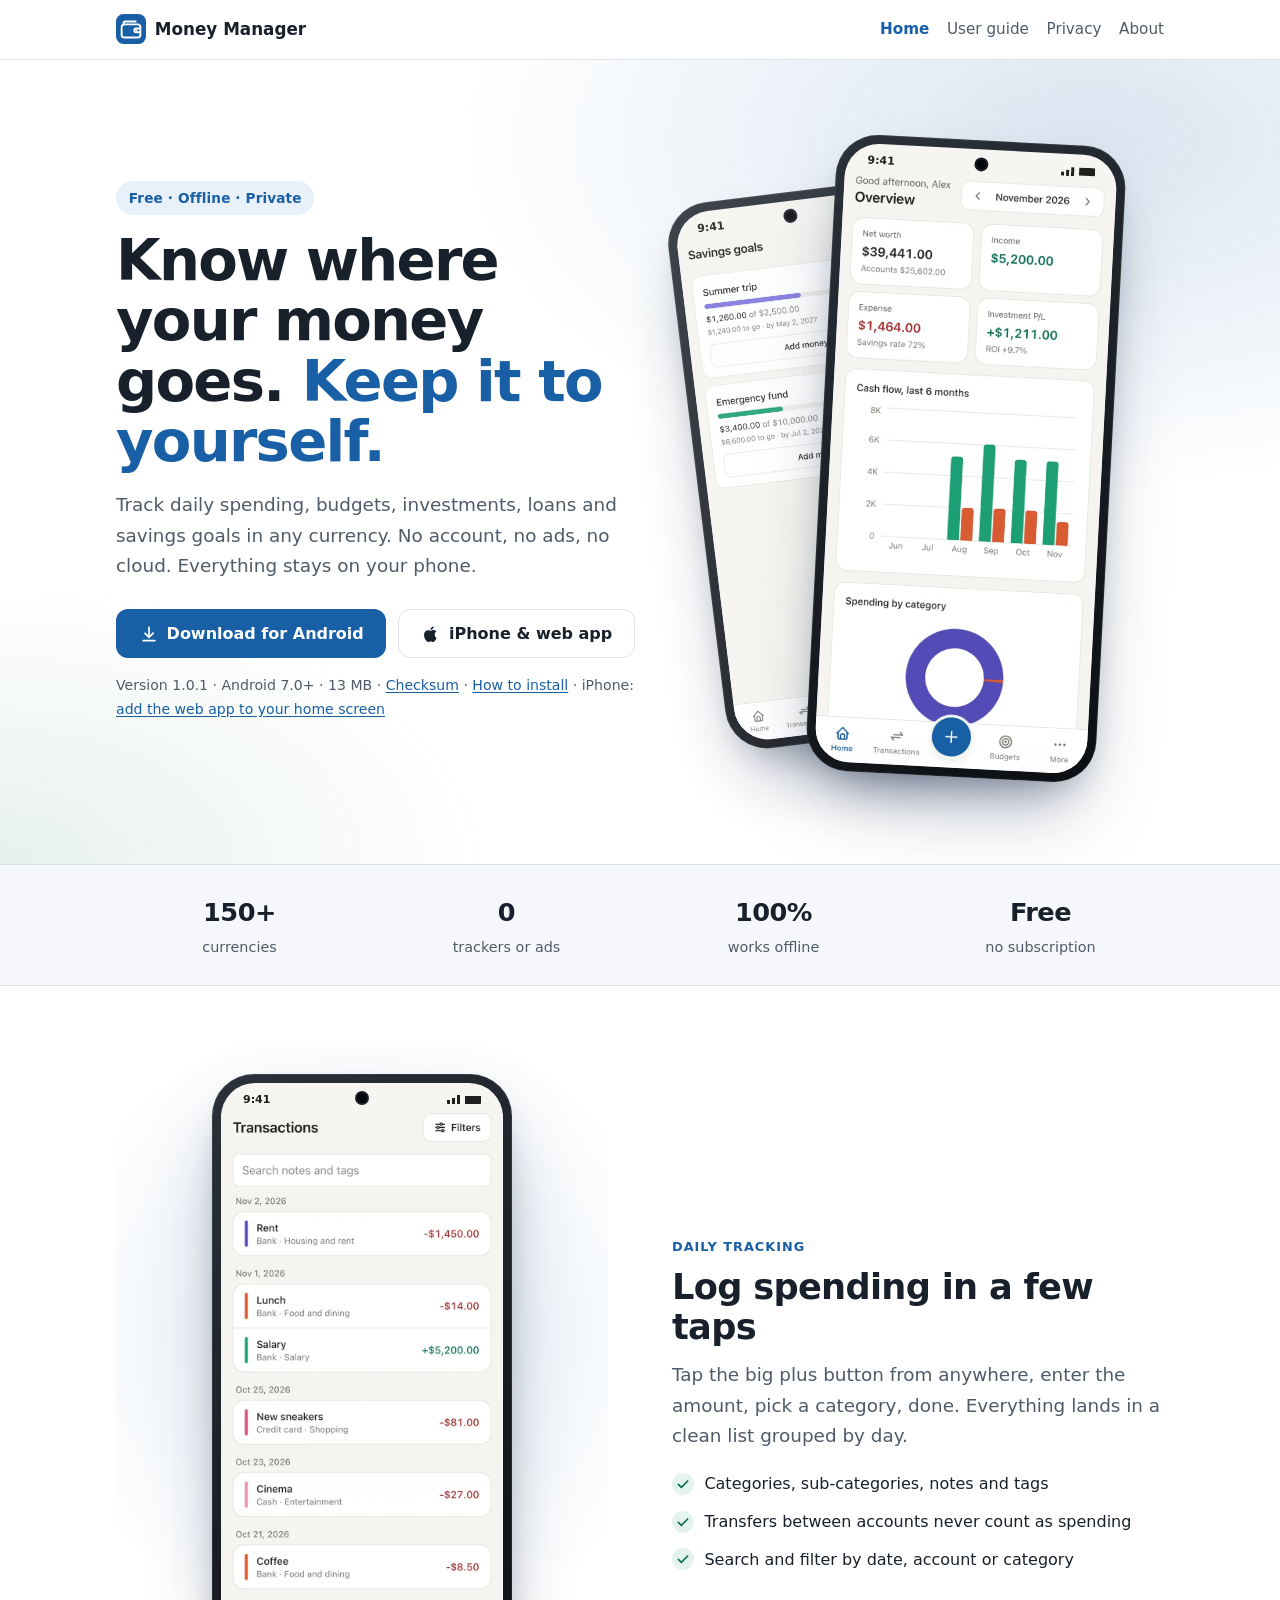
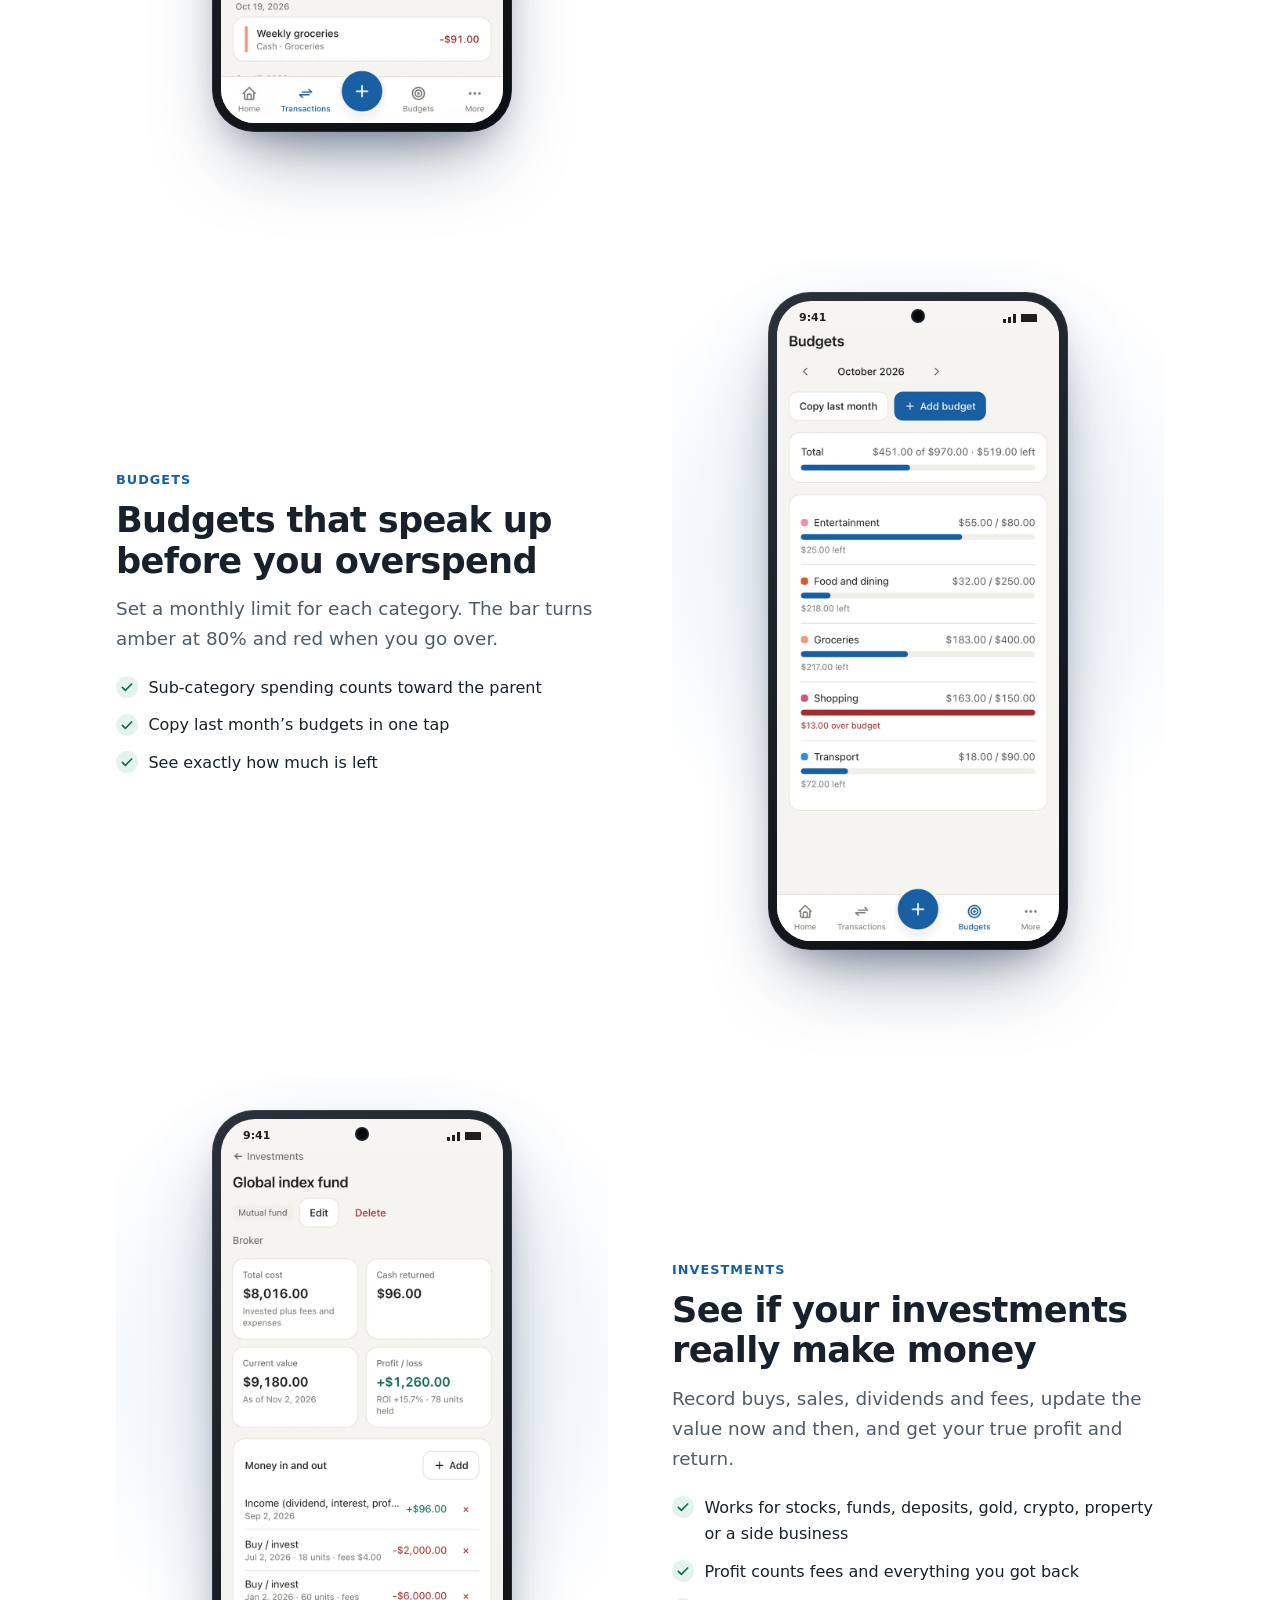
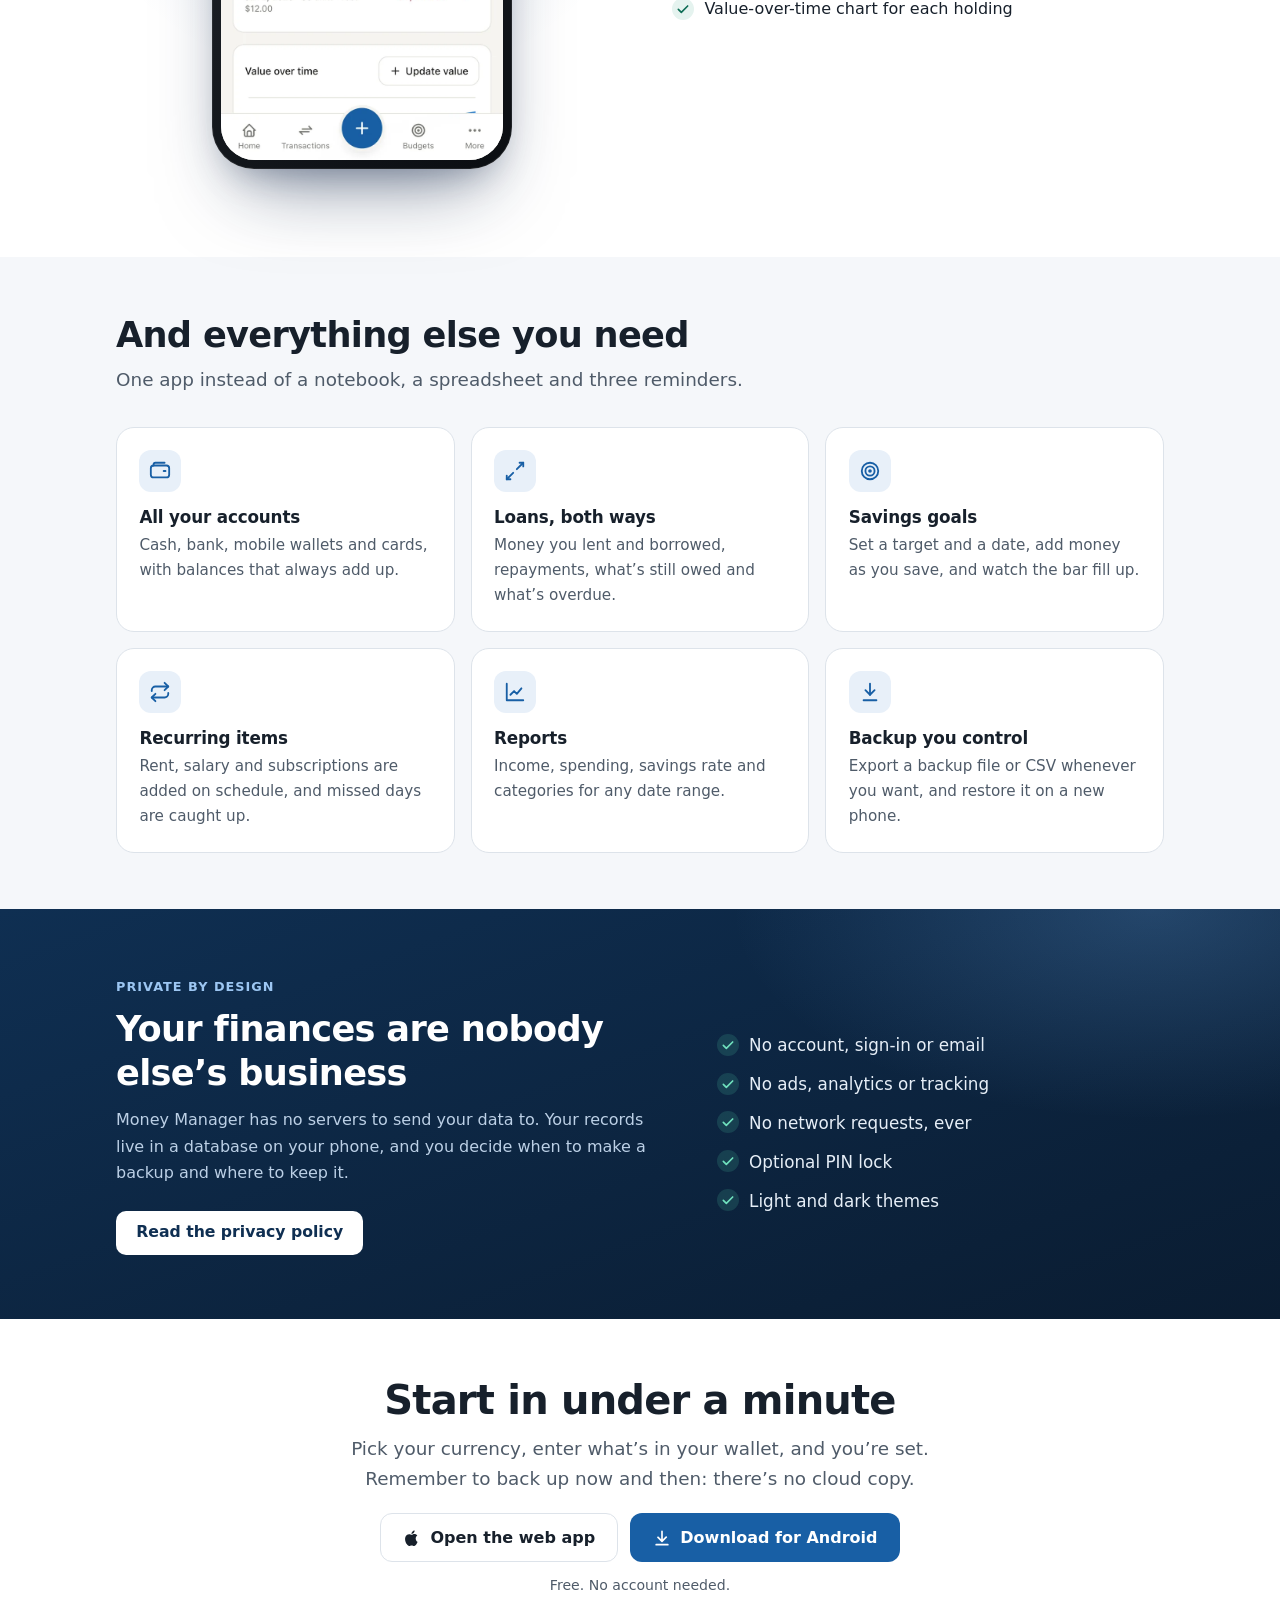
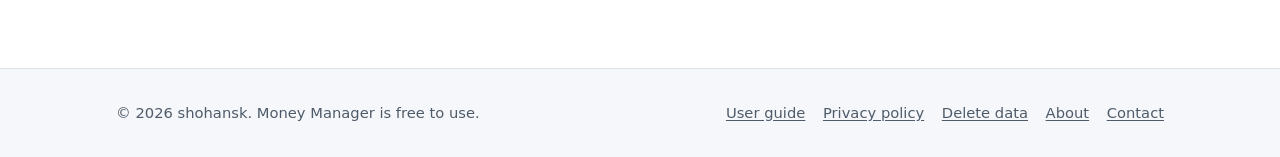
<file: index.html>
<!doctype html>
<html lang="en">
<head>
  <meta charset="utf-8">
  <meta name="viewport" content="width=device-width, initial-scale=1">
  <title>Money Manager: private, offline personal finance for Android and iPhone</title>
  <meta name="description" content="Money Manager is a free personal finance app for Android and iPhone. Track expenses, budgets, investments, loans and savings goals. Your data stays on your phone.">
  <meta name="color-scheme" content="light dark">
  <meta name="theme-color" content="#185FA5">
  <link rel="canonical" href="https://shohansk.github.io/money-manager-site/">
  <meta property="og:title" content="Money Manager">
  <meta property="og:description" content="Free, offline-first personal finance for Android and iPhone. No account, no ads, no tracking.">
  <meta property="og:url" content="https://shohansk.github.io/money-manager-site/">
  <meta property="og:type" content="website">
  <link rel="icon" href="data:image/svg+xml,%3Csvg xmlns='http://www.w3.org/2000/svg' viewBox='0 0 32 32'%3E%3Crect width='32' height='32' rx='8' fill='%23185FA5'/%3E%3Crect x='6' y='9' width='20' height='15' rx='3' fill='none' stroke='white' stroke-width='2'/%3E%3Ccircle cx='21' cy='16.5' r='1.6' fill='white'/%3E%3C/svg%3E">
  <link rel="stylesheet" href="style.css">
</head>
<body>
  <a class="skip-link" href="#main">Skip to content</a>

  <header class="site-header">
    <div class="container">
      <a class="brand" href="index.html" aria-label="Money Manager home">
        <svg viewBox="0 0 32 32" aria-hidden="true"><rect width="32" height="32" rx="8" fill="#185FA5"/><path d="M8 11.5V10a2 2 0 0 1 2-2h11" fill="none" stroke="#fff" stroke-width="2" stroke-linecap="round"/><rect x="6" y="11" width="20" height="14" rx="3" fill="none" stroke="#fff" stroke-width="2"/><path d="M26 15.5h-4.5a2 2 0 0 0 0 4H26" fill="none" stroke="#fff" stroke-width="2"/><circle cx="21.8" cy="17.5" r="1.1" fill="#fff"/></svg>
        Money Manager
      </a>
      <nav class="site-nav" aria-label="Main">
        <ul>
          <li><a href="index.html" aria-current="page">Home</a></li>
          <li><a href="guide.html">User guide</a></li>
          <li><a href="privacy.html">Privacy</a></li>
          <li><a href="about.html">About</a></li>
        </ul>
      </nav>
    </div>
  </header>

  <main id="main">
    <section class="hero2">
      <div class="container hero2-grid">
        <div class="hero2-copy">
          <span class="pill">Free · Offline · Private</span>
          <h1>Know where your money goes. <span class="accent-text">Keep it to yourself.</span></h1>
          <p class="lead">Track daily spending, budgets, investments, loans and savings goals in any currency. No account, no ads, no cloud. Everything stays on your phone.</p>
          <div class="cta-row">
            <a class="btn btn-primary btn-lg" href="https://github.com/shohansk/money-manager-site/releases/latest/download/money-manager.apk" download><svg viewBox="0 0 24 24" aria-hidden="true"><path fill="currentColor" d="M12 3a1 1 0 0 1 1 1v9.6l3.3-3.3a1 1 0 1 1 1.4 1.4l-5 5a1 1 0 0 1-1.4 0l-5-5a1 1 0 0 1 1.4-1.4l3.3 3.3V4a1 1 0 0 1 1-1ZM5 19a1 1 0 1 0 0 2h14a1 1 0 1 0 0-2H5Z"/></svg> Download for Android</a>
            <a class="btn btn-ghost btn-lg" href="guide.html#iphone"><svg viewBox="0 0 24 24" aria-hidden="true"><path fill="currentColor" d="M16.4 12.6c0-2.3 1.9-3.4 2-3.5-1.1-1.6-2.8-1.8-3.4-1.8-1.4-.1-2.8.9-3.5.9s-1.9-.9-3.1-.8C6.8 7.4 5.3 8.3 4.5 9.8c-1.7 2.9-.4 7.2 1.2 9.5.8 1.1 1.7 2.4 2.9 2.4 1.2-.1 1.6-.8 3-.8s1.8.8 3 .7c1.3 0 2.1-1.1 2.8-2.3.9-1.3 1.3-2.6 1.3-2.7 0 0-2.3-.9-2.3-4ZM14.2 5.8c.6-.8 1.1-1.8.9-2.8-.9 0-2 .6-2.7 1.4-.6.7-1.1 1.7-1 2.7 1 .1 2.1-.5 2.8-1.3Z"/></svg> iPhone &amp; web app</a>
          </div>
          <p class="note">Version 1.0.1 · Android 7.0+ · 13 MB · <a href="https://github.com/shohansk/money-manager-site/releases/latest">Checksum</a> · <a href="guide.html#install-apk">How to install</a> · iPhone: <a href="guide.html#iphone">add the web app to your home screen</a></p>
        </div>
        <div class="hero2-media" aria-hidden="true">
          <div class="phone phone--back"><div class="screen"><span class="statusbar"><b>9:41</b><i></i></span><img src="assets/screenshot-goals.webp" width="720" height="1558" alt=""></div></div>
          <div class="phone phone--front"><div class="screen"><span class="statusbar"><b>9:41</b><i></i></span><img src="assets/screenshot-dashboard.webp" width="720" height="1558" alt=""></div></div>
        </div>
      </div>
    </section>

    <section class="stats" aria-label="Highlights">
      <div class="container stats-grid">
        <div><strong>150+</strong><span>currencies</span></div>
        <div><strong>0</strong><span>trackers or ads</span></div>
        <div><strong>100%</strong><span>works offline</span></div>
        <div><strong>Free</strong><span>no subscription</span></div>
      </div>
    </section>

    <section class="section showcases" aria-label="Features">
      <div class="container">
      <div class="showcase">
        <div class="showcase-media">
          <div class="phone phone--md"><div class="screen"><span class="statusbar"><b>9:41</b><i></i></span><img src="assets/screenshot-transactions.webp" width="720" height="1558" loading="lazy" decoding="async" alt="Transactions grouped by day with categories, accounts and amounts"></div></div>
        </div>
        <div class="showcase-copy">
          <span class="kicker">Daily tracking</span>
          <h2>Log spending in a few taps</h2>
          <p class="lead">Tap the big plus button from anywhere, enter the amount, pick a category, done. Everything lands in a clean list grouped by day.</p>
          <ul class="ticks">
              <li><svg viewBox="0 0 24 24" aria-hidden="true"><path fill="none" stroke="currentColor" stroke-width="2.5" stroke-linecap="round" stroke-linejoin="round" d="m5 12.5 4.5 4.5L19 7.5"/></svg><span>Categories, sub-categories, notes and tags</span></li>
              <li><svg viewBox="0 0 24 24" aria-hidden="true"><path fill="none" stroke="currentColor" stroke-width="2.5" stroke-linecap="round" stroke-linejoin="round" d="m5 12.5 4.5 4.5L19 7.5"/></svg><span>Transfers between accounts never count as spending</span></li>
              <li><svg viewBox="0 0 24 24" aria-hidden="true"><path fill="none" stroke="currentColor" stroke-width="2.5" stroke-linecap="round" stroke-linejoin="round" d="m5 12.5 4.5 4.5L19 7.5"/></svg><span>Search and filter by date, account or category</span></li>
          </ul>
        </div>
      </div>
      <div class="showcase showcase--flip">
        <div class="showcase-media">
          <div class="phone phone--md"><div class="screen"><span class="statusbar"><b>9:41</b><i></i></span><img src="assets/screenshot-budgets.webp" width="720" height="1558" loading="lazy" decoding="async" alt="Monthly budgets with progress bars and an over-budget warning"></div></div>
        </div>
        <div class="showcase-copy">
          <span class="kicker">Budgets</span>
          <h2>Budgets that speak up before you overspend</h2>
          <p class="lead">Set a monthly limit for each category. The bar turns amber at 80% and red when you go over.</p>
          <ul class="ticks">
              <li><svg viewBox="0 0 24 24" aria-hidden="true"><path fill="none" stroke="currentColor" stroke-width="2.5" stroke-linecap="round" stroke-linejoin="round" d="m5 12.5 4.5 4.5L19 7.5"/></svg><span>Sub-category spending counts toward the parent</span></li>
              <li><svg viewBox="0 0 24 24" aria-hidden="true"><path fill="none" stroke="currentColor" stroke-width="2.5" stroke-linecap="round" stroke-linejoin="round" d="m5 12.5 4.5 4.5L19 7.5"/></svg><span>Copy last month’s budgets in one tap</span></li>
              <li><svg viewBox="0 0 24 24" aria-hidden="true"><path fill="none" stroke="currentColor" stroke-width="2.5" stroke-linecap="round" stroke-linejoin="round" d="m5 12.5 4.5 4.5L19 7.5"/></svg><span>See exactly how much is left</span></li>
          </ul>
        </div>
      </div>
      <div class="showcase">
        <div class="showcase-media">
          <div class="phone phone--md"><div class="screen"><span class="statusbar"><b>9:41</b><i></i></span><img src="assets/screenshot-investment-detail.webp" width="720" height="1558" loading="lazy" decoding="async" alt="Investment detail showing total cost, current value, profit and ROI"></div></div>
        </div>
        <div class="showcase-copy">
          <span class="kicker">Investments</span>
          <h2>See if your investments really make money</h2>
          <p class="lead">Record buys, sales, dividends and fees, update the value now and then, and get your true profit and return.</p>
          <ul class="ticks">
              <li><svg viewBox="0 0 24 24" aria-hidden="true"><path fill="none" stroke="currentColor" stroke-width="2.5" stroke-linecap="round" stroke-linejoin="round" d="m5 12.5 4.5 4.5L19 7.5"/></svg><span>Works for stocks, funds, deposits, gold, crypto, property or a side business</span></li>
              <li><svg viewBox="0 0 24 24" aria-hidden="true"><path fill="none" stroke="currentColor" stroke-width="2.5" stroke-linecap="round" stroke-linejoin="round" d="m5 12.5 4.5 4.5L19 7.5"/></svg><span>Profit counts fees and everything you got back</span></li>
              <li><svg viewBox="0 0 24 24" aria-hidden="true"><path fill="none" stroke="currentColor" stroke-width="2.5" stroke-linecap="round" stroke-linejoin="round" d="m5 12.5 4.5 4.5L19 7.5"/></svg><span>Value-over-time chart for each holding</span></li>
          </ul>
        </div>
      </div>
      </div>
    </section>

    <section class="section section-alt" aria-labelledby="more-title">
      <div class="container">
        <div class="section-head">
          <h2 id="more-title">And everything else you need</h2>
          <p class="lead">One app instead of a notebook, a spreadsheet and three reminders.</p>
        </div>
        <div class="features">
          <article class="feature">
            <span class="fi"><svg viewBox="0 0 24 24" fill="none" stroke="currentColor" stroke-width="2" stroke-linecap="round" stroke-linejoin="round" aria-hidden="true"><rect x="2" y="6" width="20" height="13" rx="3"/><path d="M16 12h2"/><path d="M5 6V5a2 2 0 0 1 2-2h10"/></svg></span>
            <h3>All your accounts</h3>
            <p>Cash, bank, mobile wallets and cards, with balances that always add up.</p>
          </article>
          <article class="feature">
            <span class="fi"><svg viewBox="0 0 24 24" fill="none" stroke="currentColor" stroke-width="2" stroke-linecap="round" stroke-linejoin="round" aria-hidden="true"><path d="M17 3h4v4"/><path d="M21 3 14 10"/><path d="M7 21H3v-4"/><path d="m3 21 7-7"/></svg></span>
            <h3>Loans, both ways</h3>
            <p>Money you lent and borrowed, repayments, what’s still owed and what’s overdue.</p>
          </article>
          <article class="feature">
            <span class="fi"><svg viewBox="0 0 24 24" fill="none" stroke="currentColor" stroke-width="2" stroke-linecap="round" stroke-linejoin="round" aria-hidden="true"><circle cx="12" cy="12" r="9"/><circle cx="12" cy="12" r="5"/><circle cx="12" cy="12" r="1"/></svg></span>
            <h3>Savings goals</h3>
            <p>Set a target and a date, add money as you save, and watch the bar fill up.</p>
          </article>
          <article class="feature">
            <span class="fi"><svg viewBox="0 0 24 24" fill="none" stroke="currentColor" stroke-width="2" stroke-linecap="round" stroke-linejoin="round" aria-hidden="true"><path d="M17 2l4 4-4 4"/><path d="M3 11v-1a4 4 0 0 1 4-4h14"/><path d="M7 22l-4-4 4-4"/><path d="M21 13v1a4 4 0 0 1-4 4H3"/></svg></span>
            <h3>Recurring items</h3>
            <p>Rent, salary and subscriptions are added on schedule, and missed days are caught up.</p>
          </article>
          <article class="feature">
            <span class="fi"><svg viewBox="0 0 24 24" fill="none" stroke="currentColor" stroke-width="2" stroke-linecap="round" stroke-linejoin="round" aria-hidden="true"><path d="M3 3v18h18"/><path d="M7 15l4-4 3 3 5-6"/></svg></span>
            <h3>Reports</h3>
            <p>Income, spending, savings rate and categories for any date range.</p>
          </article>
          <article class="feature">
            <span class="fi"><svg viewBox="0 0 24 24" fill="none" stroke="currentColor" stroke-width="2" stroke-linecap="round" stroke-linejoin="round" aria-hidden="true"><path d="M12 3v12"/><path d="m7 10 5 5 5-5"/><path d="M5 21h14"/></svg></span>
            <h3>Backup you control</h3>
            <p>Export a backup file or CSV whenever you want, and restore it on a new phone.</p>
          </article>
        </div>
      </div>
    </section>

    <section class="privacy-band" aria-labelledby="privacy-title">
      <div class="container privacy-grid">
        <div>
          <span class="kicker kicker--light">Private by design</span>
          <h2 id="privacy-title">Your finances are nobody else’s business</h2>
          <p>Money Manager has no servers to send your data to. Your records live in a database on your phone, and you decide when to make a backup and where to keep it.</p>
          <a class="btn btn-light" href="privacy.html">Read the privacy policy</a>
        </div>
        <ul class="ticks ticks--light">
          <li><svg viewBox="0 0 24 24" aria-hidden="true"><path fill="none" stroke="currentColor" stroke-width="2.5" stroke-linecap="round" stroke-linejoin="round" d="m5 12.5 4.5 4.5L19 7.5"/></svg><span>No account, sign-in or email</span></li>
          <li><svg viewBox="0 0 24 24" aria-hidden="true"><path fill="none" stroke="currentColor" stroke-width="2.5" stroke-linecap="round" stroke-linejoin="round" d="m5 12.5 4.5 4.5L19 7.5"/></svg><span>No ads, analytics or tracking</span></li>
          <li><svg viewBox="0 0 24 24" aria-hidden="true"><path fill="none" stroke="currentColor" stroke-width="2.5" stroke-linecap="round" stroke-linejoin="round" d="m5 12.5 4.5 4.5L19 7.5"/></svg><span>No network requests, ever</span></li>
          <li><svg viewBox="0 0 24 24" aria-hidden="true"><path fill="none" stroke="currentColor" stroke-width="2.5" stroke-linecap="round" stroke-linejoin="round" d="m5 12.5 4.5 4.5L19 7.5"/></svg><span>Optional PIN lock</span></li>
          <li><svg viewBox="0 0 24 24" aria-hidden="true"><path fill="none" stroke="currentColor" stroke-width="2.5" stroke-linecap="round" stroke-linejoin="round" d="m5 12.5 4.5 4.5L19 7.5"/></svg><span>Light and dark themes</span></li>
        </ul>
      </div>
    </section>

    <section class="section final-cta">
      <div class="container final-cta-inner">
        <h2>Start in under a minute</h2>
        <p class="lead">Pick your currency, enter what’s in your wallet, and you’re set. Remember to back up now and then: there’s no cloud copy.</p>
        <div class="cta-row cta-row--center">
          <a class="btn btn-ghost btn-lg" href="app/"><svg viewBox="0 0 24 24" aria-hidden="true"><path fill="currentColor" d="M16.4 12.6c0-2.3 1.9-3.4 2-3.5-1.1-1.6-2.8-1.8-3.4-1.8-1.4-.1-2.8.9-3.5.9s-1.9-.9-3.1-.8C6.8 7.4 5.3 8.3 4.5 9.8c-1.7 2.9-.4 7.2 1.2 9.5.8 1.1 1.7 2.4 2.9 2.4 1.2-.1 1.6-.8 3-.8s1.8.8 3 .7c1.3 0 2.1-1.1 2.8-2.3.9-1.3 1.3-2.6 1.3-2.7 0 0-2.3-.9-2.3-4ZM14.2 5.8c.6-.8 1.1-1.8.9-2.8-.9 0-2 .6-2.7 1.4-.6.7-1.1 1.7-1 2.7 1 .1 2.1-.5 2.8-1.3Z"/></svg> Open the web app</a>
          <a class="btn btn-primary btn-lg" href="https://github.com/shohansk/money-manager-site/releases/latest/download/money-manager.apk" download><svg viewBox="0 0 24 24" aria-hidden="true"><path fill="currentColor" d="M12 3a1 1 0 0 1 1 1v9.6l3.3-3.3a1 1 0 1 1 1.4 1.4l-5 5a1 1 0 0 1-1.4 0l-5-5a1 1 0 0 1 1.4-1.4l3.3 3.3V4a1 1 0 0 1 1-1ZM5 19a1 1 0 1 0 0 2h14a1 1 0 1 0 0-2H5Z"/></svg> Download for Android</a>
        </div>
        <p class="note">Free. No account needed.</p>
      </div>
    </section>
  </main>

  <footer class="site-footer">
    <div class="container">
      <p>&copy; 2026 shohansk. Money Manager is free to use.</p>
      <ul>
        <li><a href="guide.html">User guide</a></li>
        <li><a href="privacy.html">Privacy policy</a></li>
        <li><a href="delete-data.html">Delete data</a></li>
        <li><a href="about.html">About</a></li>
        <li><a href="https://github.com/shohansk/money-manager-site/issues">Contact</a></li>
      </ul>
    </div>
  </footer>
</body>
</html>
</file>
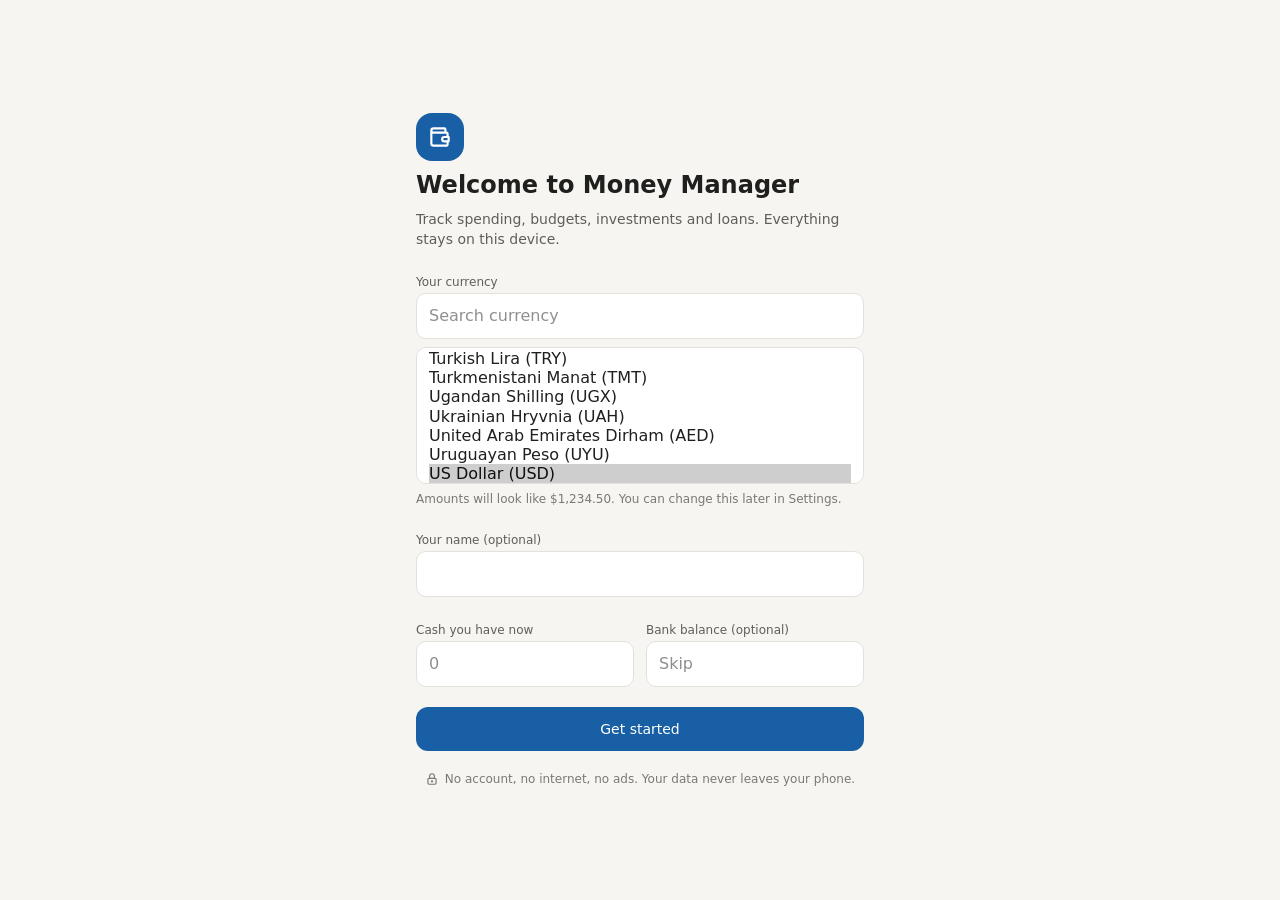
<file: app/index.html>
<!doctype html>
<html lang="en">
  <head>
    <meta charset="UTF-8" />
    <link rel="icon" type="image/png" href="icons/icon-192.png" />
    <link rel="manifest" href="manifest.webmanifest" />
    <link rel="apple-touch-icon" href="icons/apple-touch-icon.png" />
    <meta name="apple-mobile-web-app-capable" content="yes" />
    <meta name="mobile-web-app-capable" content="yes" />
    <meta name="apple-mobile-web-app-title" content="Money" />
    <meta name="apple-mobile-web-app-status-bar-style" content="default" />
    <meta name="description" content="Private, offline personal finance. Your data stays on your device." />
    <meta name="viewport" content="width=device-width, initial-scale=1.0, viewport-fit=cover" />
    <meta name="theme-color" content="#185FA5" />
    <title>Money Manager</title>
    <script type="module" crossorigin src="./assets/index-BBDn_nKG.js"></script>
    <link rel="stylesheet" crossorigin href="./assets/index-CQBLVICt.css">
  </head>
  <body>
    <div id="root"></div>
  </body>
</html>
</file>
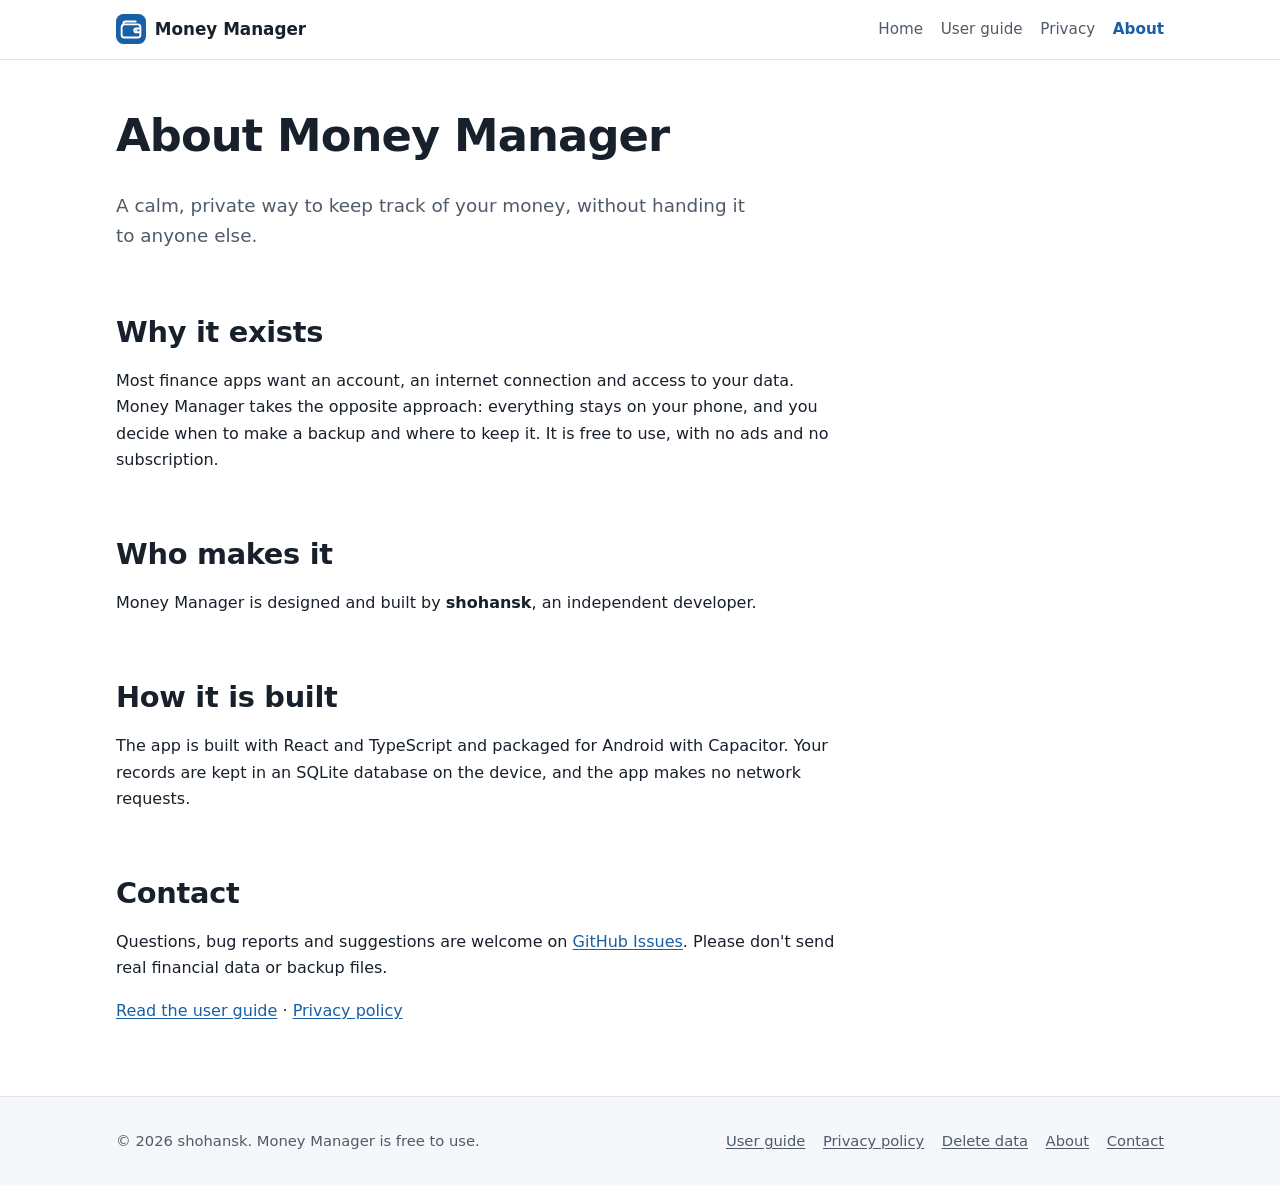
<file: about.html>
<!doctype html>
<html lang="en">
<head>
  <meta charset="utf-8">
  <meta name="viewport" content="width=device-width, initial-scale=1">
  <title>About · Money Manager</title>
  <meta name="description" content="About Money Manager, a free, offline personal finance app for Android by shohansk.">
  <meta name="color-scheme" content="light dark">
  <meta name="theme-color" content="#185FA5">
  <link rel="canonical" href="https://shohansk.github.io/money-manager-site/about.html">
  <link rel="icon" href="data:image/svg+xml,%3Csvg xmlns='http://www.w3.org/2000/svg' viewBox='0 0 32 32'%3E%3Crect width='32' height='32' rx='8' fill='%23185FA5'/%3E%3Crect x='6' y='9' width='20' height='15' rx='3' fill='none' stroke='white' stroke-width='2'/%3E%3Ccircle cx='21' cy='16.5' r='1.6' fill='white'/%3E%3C/svg%3E">
  <link rel="stylesheet" href="style.css">
</head>
<body>
  <a class="skip-link" href="#main">Skip to content</a>

  <header class="site-header">
    <div class="container">
      <a class="brand" href="index.html" aria-label="Money Manager home">
        <svg viewBox="0 0 32 32" aria-hidden="true"><rect width="32" height="32" rx="8" fill="#185FA5"/><path d="M8 11.5V10a2 2 0 0 1 2-2h11" fill="none" stroke="#fff" stroke-width="2" stroke-linecap="round"/><rect x="6" y="11" width="20" height="14" rx="3" fill="none" stroke="#fff" stroke-width="2"/><path d="M26 15.5h-4.5a2 2 0 0 0 0 4H26" fill="none" stroke="#fff" stroke-width="2"/><circle cx="21.8" cy="17.5" r="1.1" fill="#fff"/></svg>
        Money Manager
      </a>
      <nav class="site-nav" aria-label="Main">
        <ul>
          <li><a href="index.html">Home</a></li>
          <li><a href="guide.html">User guide</a></li>
          <li><a href="privacy.html">Privacy</a></li>
          <li><a href="about.html" aria-current="page">About</a></li>
        </ul>
      </nav>
    </div>
  </header>

  <main id="main">
    <div class="container">
      <article class="prose section" style="padding-top:3rem">
        <h1>About Money Manager</h1>
        <p class="lead">A calm, private way to keep track of your money, without handing it to anyone else.</p>

        <h2>Why it exists</h2>
        <p>Most finance apps want an account, an internet connection and access to your data. Money Manager takes the opposite approach: everything stays on your phone, and you decide when to make a backup and where to keep it. It is free to use, with no ads and no subscription.</p>

        <h2>Who makes it</h2>
        <p>Money Manager is designed and built by <strong>shohansk</strong>, an independent developer.</p>

        <h2>How it is built</h2>
        <p>The app is built with React and TypeScript and packaged for Android with Capacitor. Your records are kept in an SQLite database on the device, and the app makes no network requests.</p>

        <h2>Contact</h2>
        <p>Questions, bug reports and suggestions are welcome on <a href="https://github.com/shohansk/money-manager-site/issues">GitHub Issues</a>. Please don't send real financial data or backup files.</p>

        <p><a href="guide.html">Read the user guide</a> &middot; <a href="privacy.html">Privacy policy</a></p>
      </article>
    </div>
  </main>

  <footer class="site-footer">
    <div class="container">
      <p>&copy; 2026 shohansk. Money Manager is free to use.</p>
      <ul>
        <li><a href="guide.html">User guide</a></li>
        <li><a href="privacy.html">Privacy policy</a></li>
        <li><a href="delete-data.html">Delete data</a></li>
        <li><a href="about.html">About</a></li>
        <li><a href="https://github.com/shohansk/money-manager-site/issues">Contact</a></li>
      </ul>
    </div>
  </footer>
</body>
</html>
</file>
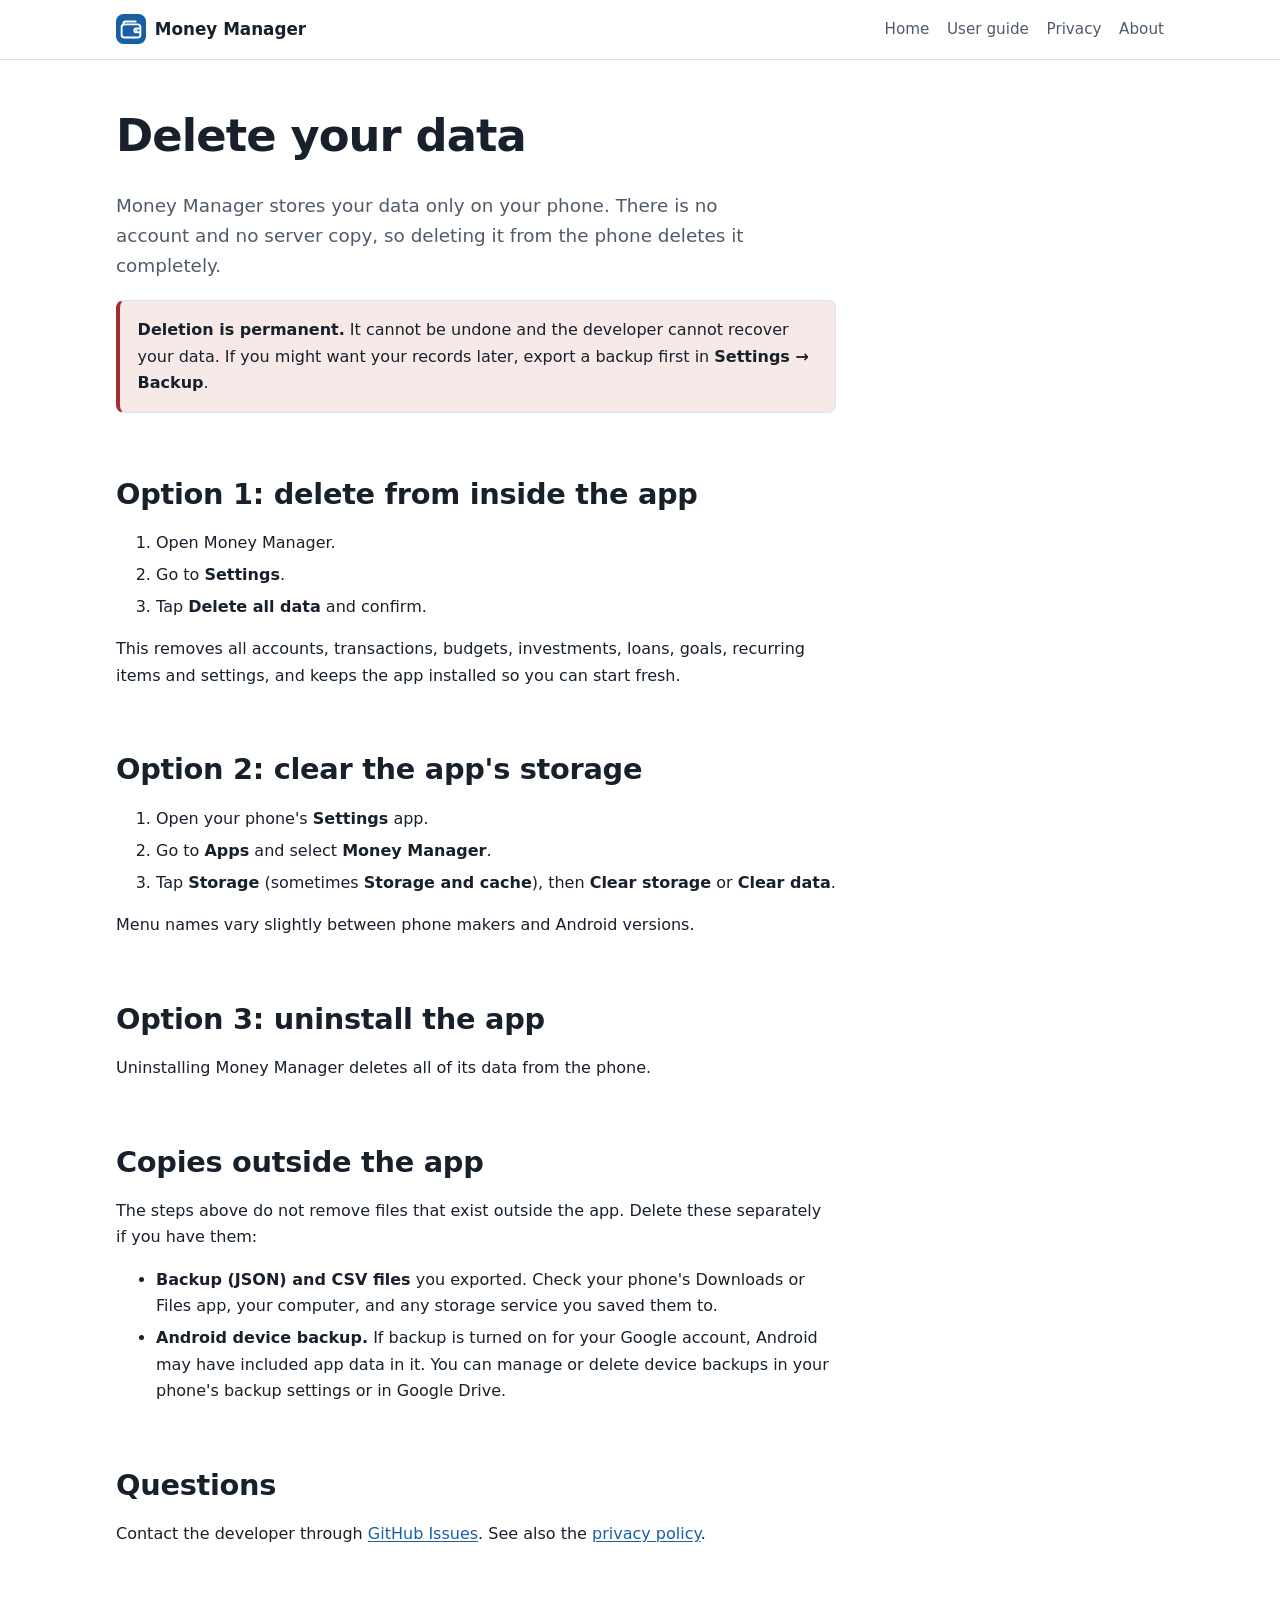
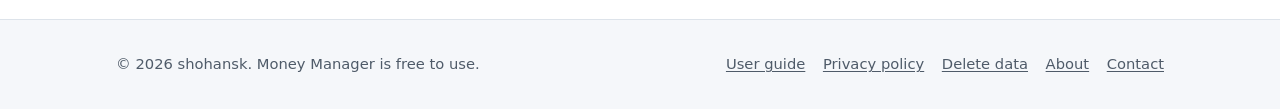
<file: delete-data.html>
<!doctype html>
<html lang="en">
<head>
  <meta charset="utf-8">
  <meta name="viewport" content="width=device-width, initial-scale=1">
  <title>Delete your data · Money Manager</title>
  <meta name="description" content="How to delete all data stored by the Money Manager Android app.">
  <meta name="color-scheme" content="light dark">
  <meta name="theme-color" content="#185FA5">
  <link rel="canonical" href="https://shohansk.github.io/money-manager-site/delete-data.html">
  <link rel="icon" href="data:image/svg+xml,%3Csvg xmlns='http://www.w3.org/2000/svg' viewBox='0 0 32 32'%3E%3Crect width='32' height='32' rx='8' fill='%23185FA5'/%3E%3Crect x='6' y='9' width='20' height='15' rx='3' fill='none' stroke='white' stroke-width='2'/%3E%3Ccircle cx='21' cy='16.5' r='1.6' fill='white'/%3E%3C/svg%3E">
  <link rel="stylesheet" href="style.css">
</head>
<body>
  <a class="skip-link" href="#main">Skip to content</a>

  <header class="site-header">
    <div class="container">
      <a class="brand" href="index.html" aria-label="Money Manager home">
        <svg viewBox="0 0 32 32" aria-hidden="true"><rect width="32" height="32" rx="8" fill="#185FA5"/><path d="M8 11.5V10a2 2 0 0 1 2-2h11" fill="none" stroke="#fff" stroke-width="2" stroke-linecap="round"/><rect x="6" y="11" width="20" height="14" rx="3" fill="none" stroke="#fff" stroke-width="2"/><path d="M26 15.5h-4.5a2 2 0 0 0 0 4H26" fill="none" stroke="#fff" stroke-width="2"/><circle cx="21.8" cy="17.5" r="1.1" fill="#fff"/></svg>
        Money Manager
      </a>
      <nav class="site-nav" aria-label="Main">
        <ul>
          <li><a href="index.html">Home</a></li>
          <li><a href="guide.html">User guide</a></li>
          <li><a href="privacy.html">Privacy</a></li>
          <li><a href="about.html">About</a></li>
        </ul>
      </nav>
    </div>
  </header>

  <main id="main">
    <div class="container">
      <article class="prose section" style="padding-top:3rem">
        <h1>Delete your data</h1>
        <p class="lead">Money Manager stores your data only on your phone. There is no account and no server copy, so deleting it from the phone deletes it completely.</p>

        <div class="callout callout-warn">
          <p><strong>Deletion is permanent.</strong> It cannot be undone and the developer cannot recover your data. If you might want your records later, export a backup first in <strong>Settings &rarr; Backup</strong>.</p>
        </div>

        <h2>Option 1: delete from inside the app</h2>
        <ol>
          <li>Open Money Manager.</li>
          <li>Go to <strong>Settings</strong>.</li>
          <li>Tap <strong>Delete all data</strong> and confirm.</li>
        </ol>
        <p>This removes all accounts, transactions, budgets, investments, loans, goals, recurring items and settings, and keeps the app installed so you can start fresh.</p>

        <h2>Option 2: clear the app's storage</h2>
        <ol>
          <li>Open your phone's <strong>Settings</strong> app.</li>
          <li>Go to <strong>Apps</strong> and select <strong>Money Manager</strong>.</li>
          <li>Tap <strong>Storage</strong> (sometimes <strong>Storage and cache</strong>), then <strong>Clear storage</strong> or <strong>Clear data</strong>.</li>
        </ol>
        <p>Menu names vary slightly between phone makers and Android versions.</p>

        <h2>Option 3: uninstall the app</h2>
        <p>Uninstalling Money Manager deletes all of its data from the phone.</p>

        <h2>Copies outside the app</h2>
        <p>The steps above do not remove files that exist outside the app. Delete these separately if you have them:</p>
        <ul>
          <li><strong>Backup (JSON) and CSV files</strong> you exported. Check your phone's Downloads or Files app, your computer, and any storage service you saved them to.</li>
          <li><strong>Android device backup.</strong> If backup is turned on for your Google account, Android may have included app data in it. You can manage or delete device backups in your phone's backup settings or in Google Drive.</li>
        </ul>

        <h2>Questions</h2>
        <p>Contact the developer through <a href="https://github.com/shohansk/money-manager-site/issues">GitHub Issues</a>. See also the <a href="privacy.html">privacy policy</a>.</p>
      </article>
    </div>
  </main>

  <footer class="site-footer">
    <div class="container">
      <p>&copy; 2026 shohansk. Money Manager is free to use.</p>
      <ul>
        <li><a href="guide.html">User guide</a></li>
        <li><a href="privacy.html">Privacy policy</a></li>
        <li><a href="delete-data.html">Delete data</a></li>
        <li><a href="about.html">About</a></li>
        <li><a href="https://github.com/shohansk/money-manager-site/issues">Contact</a></li>
      </ul>
    </div>
  </footer>
</body>
</html>
</file>
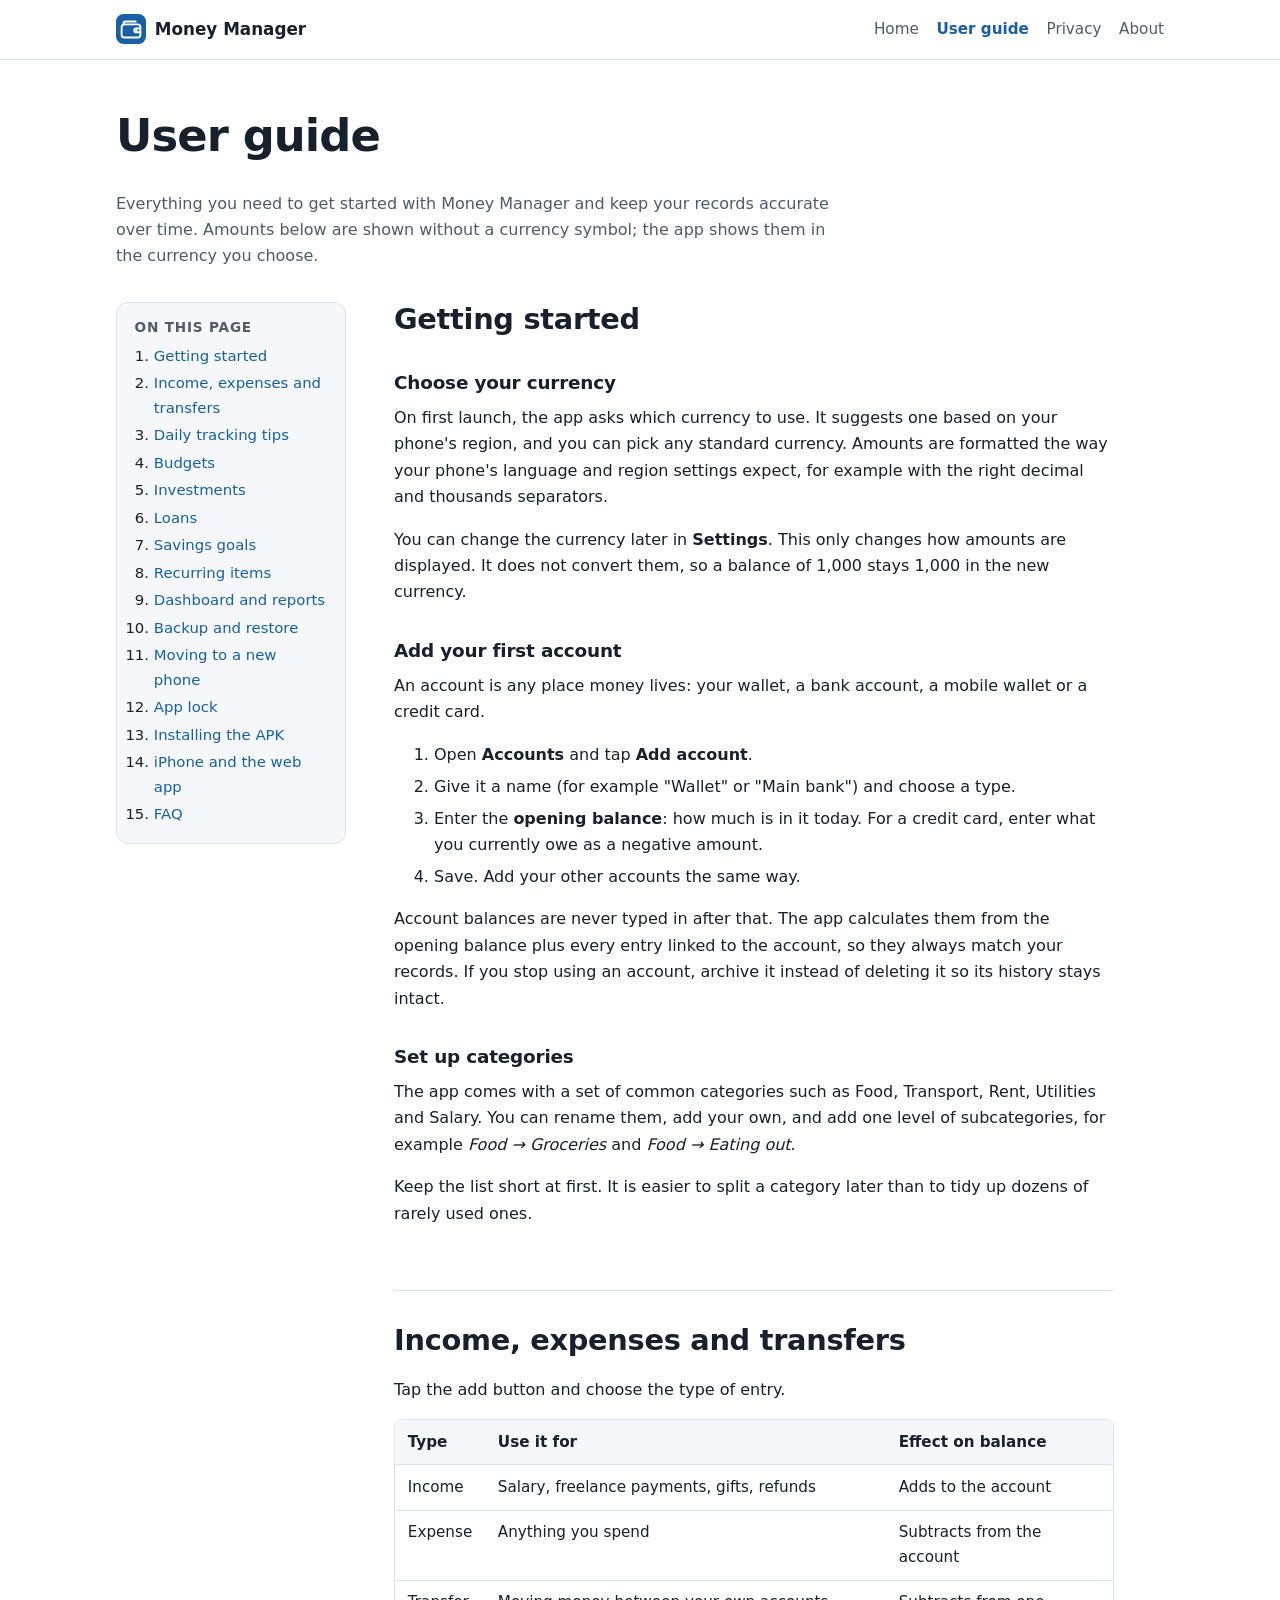
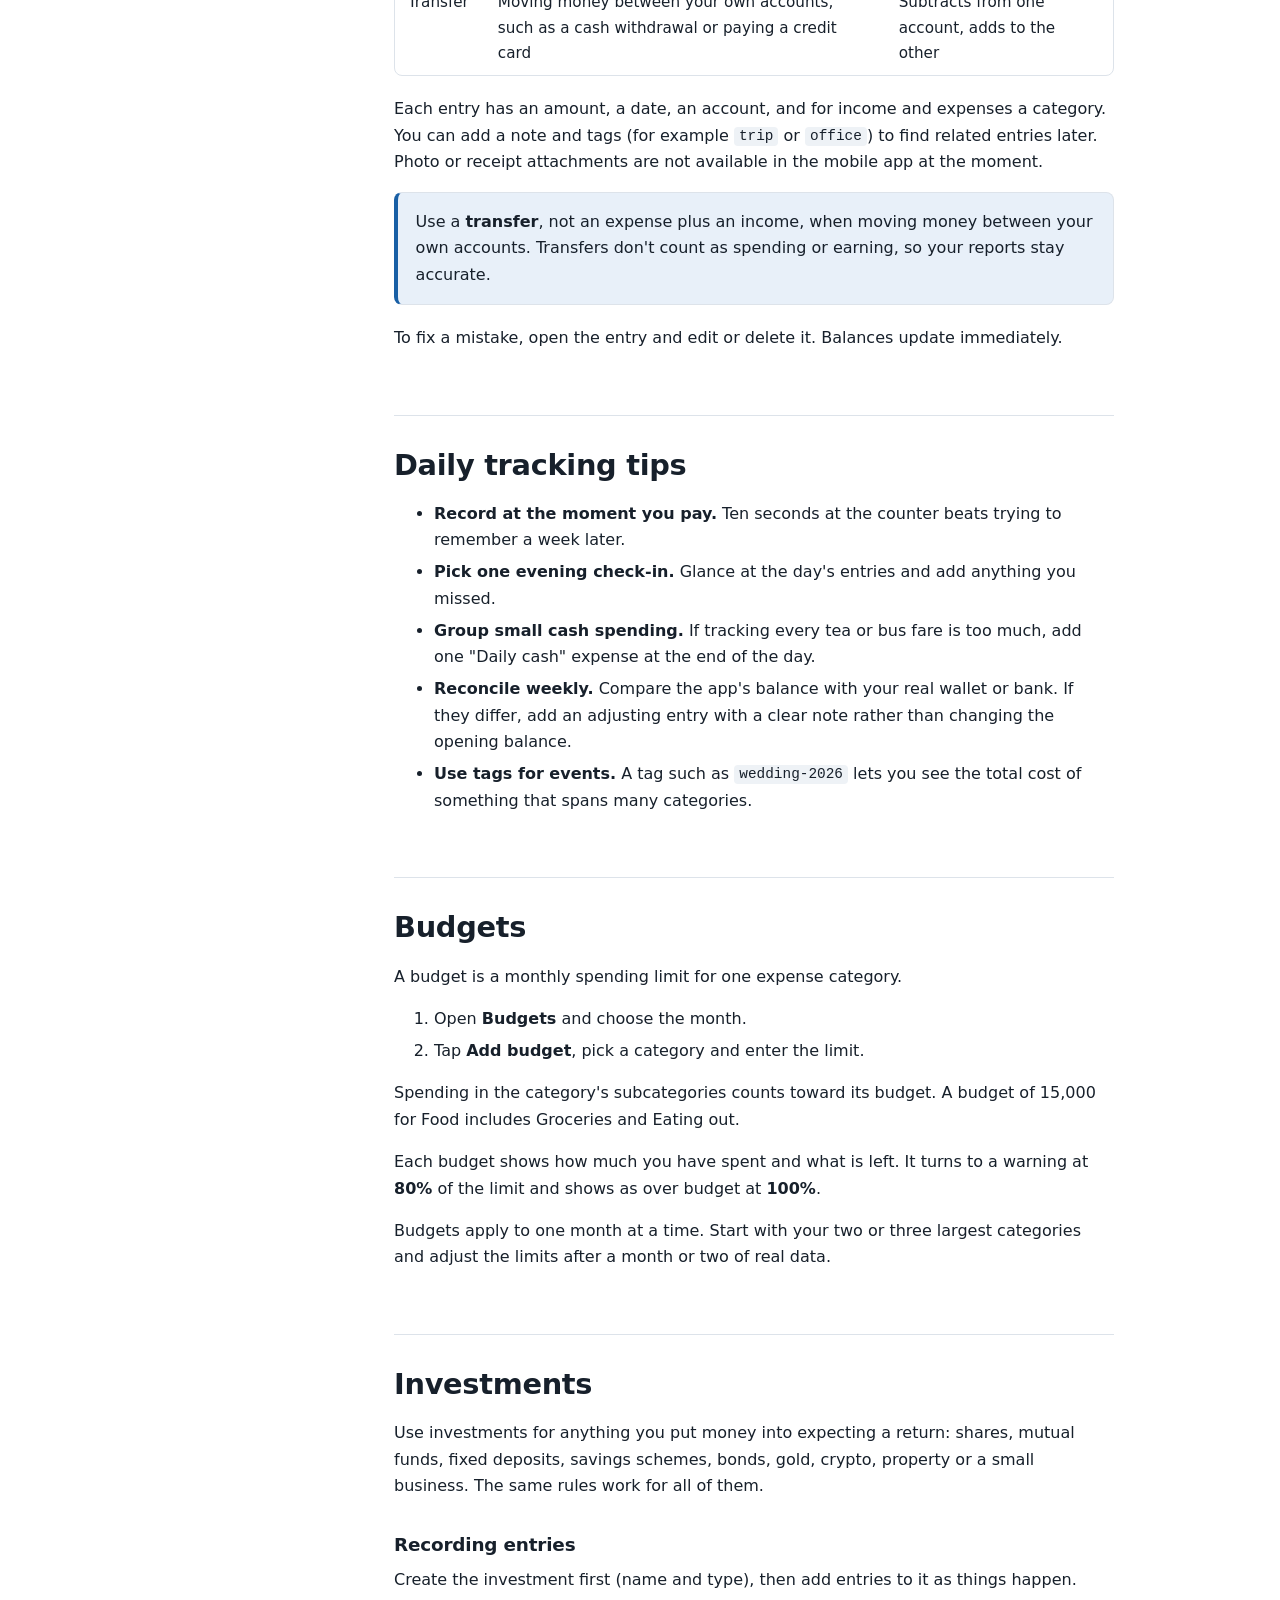
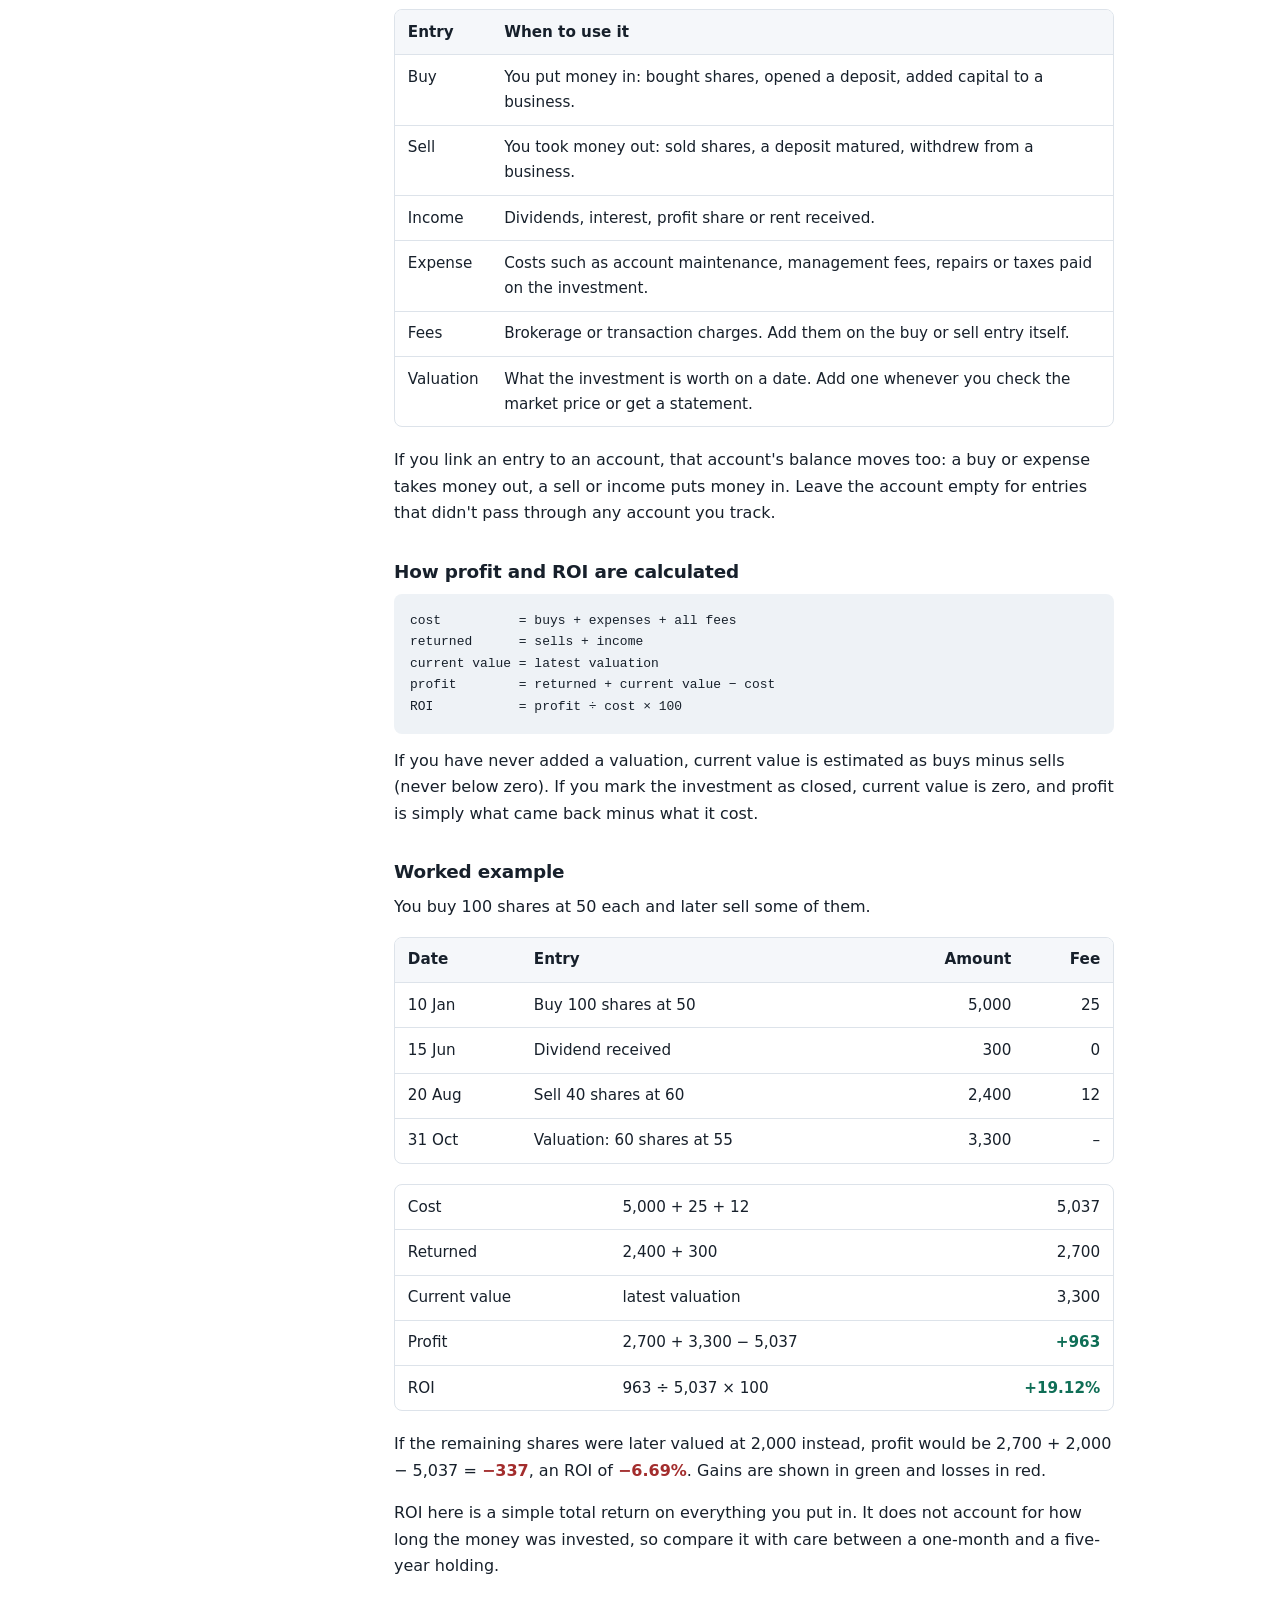
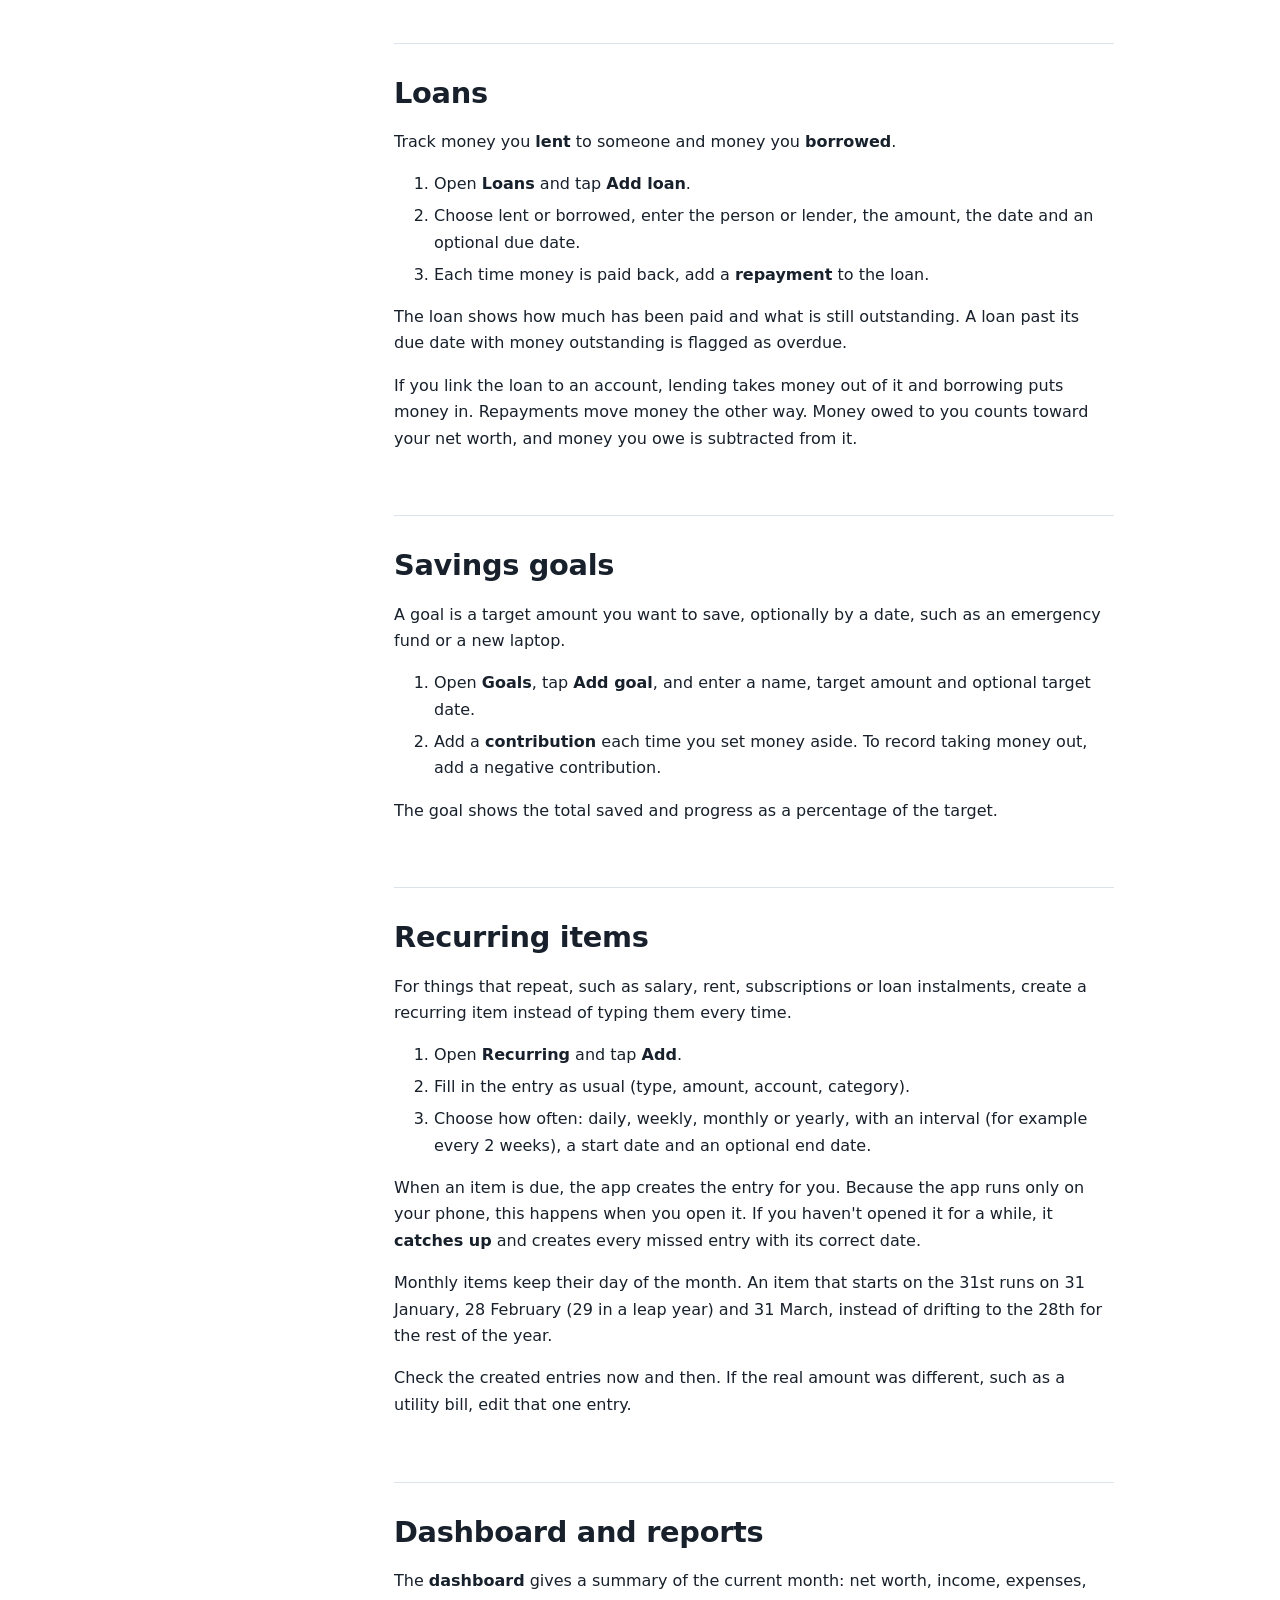
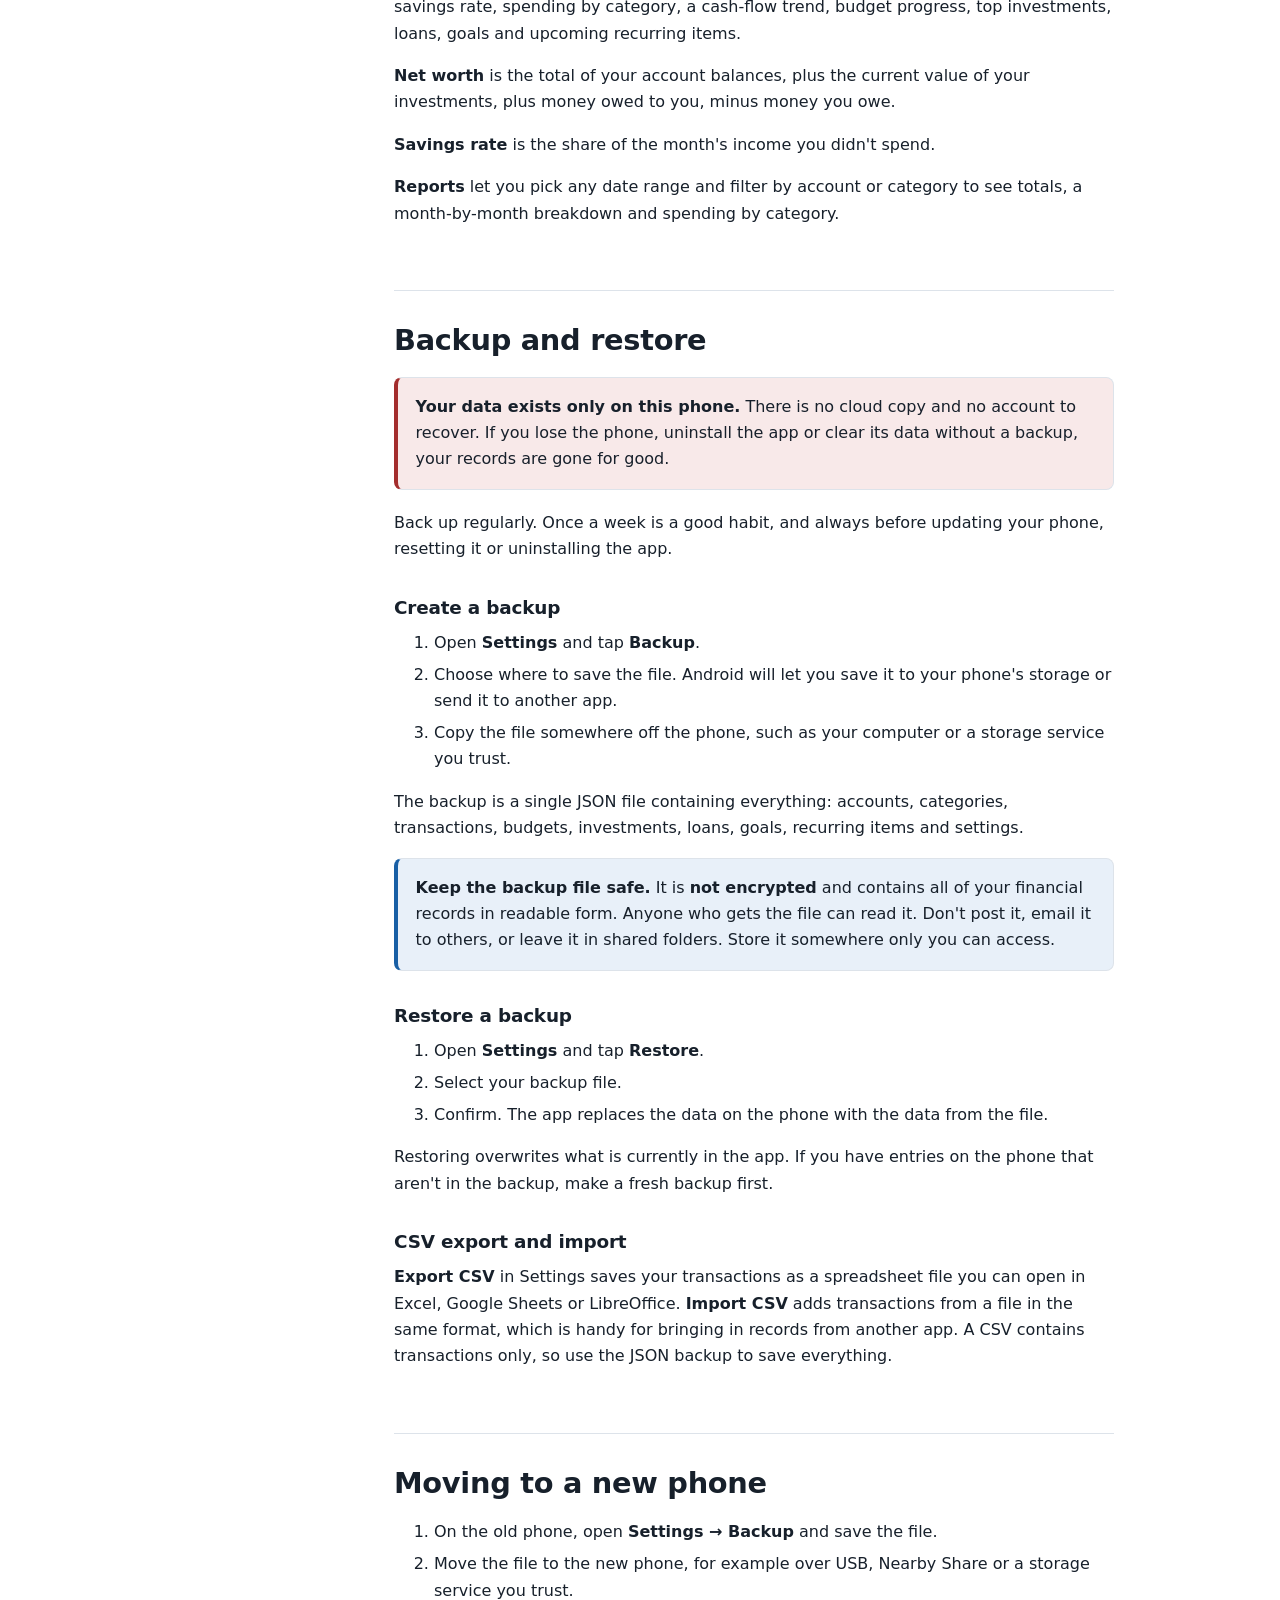
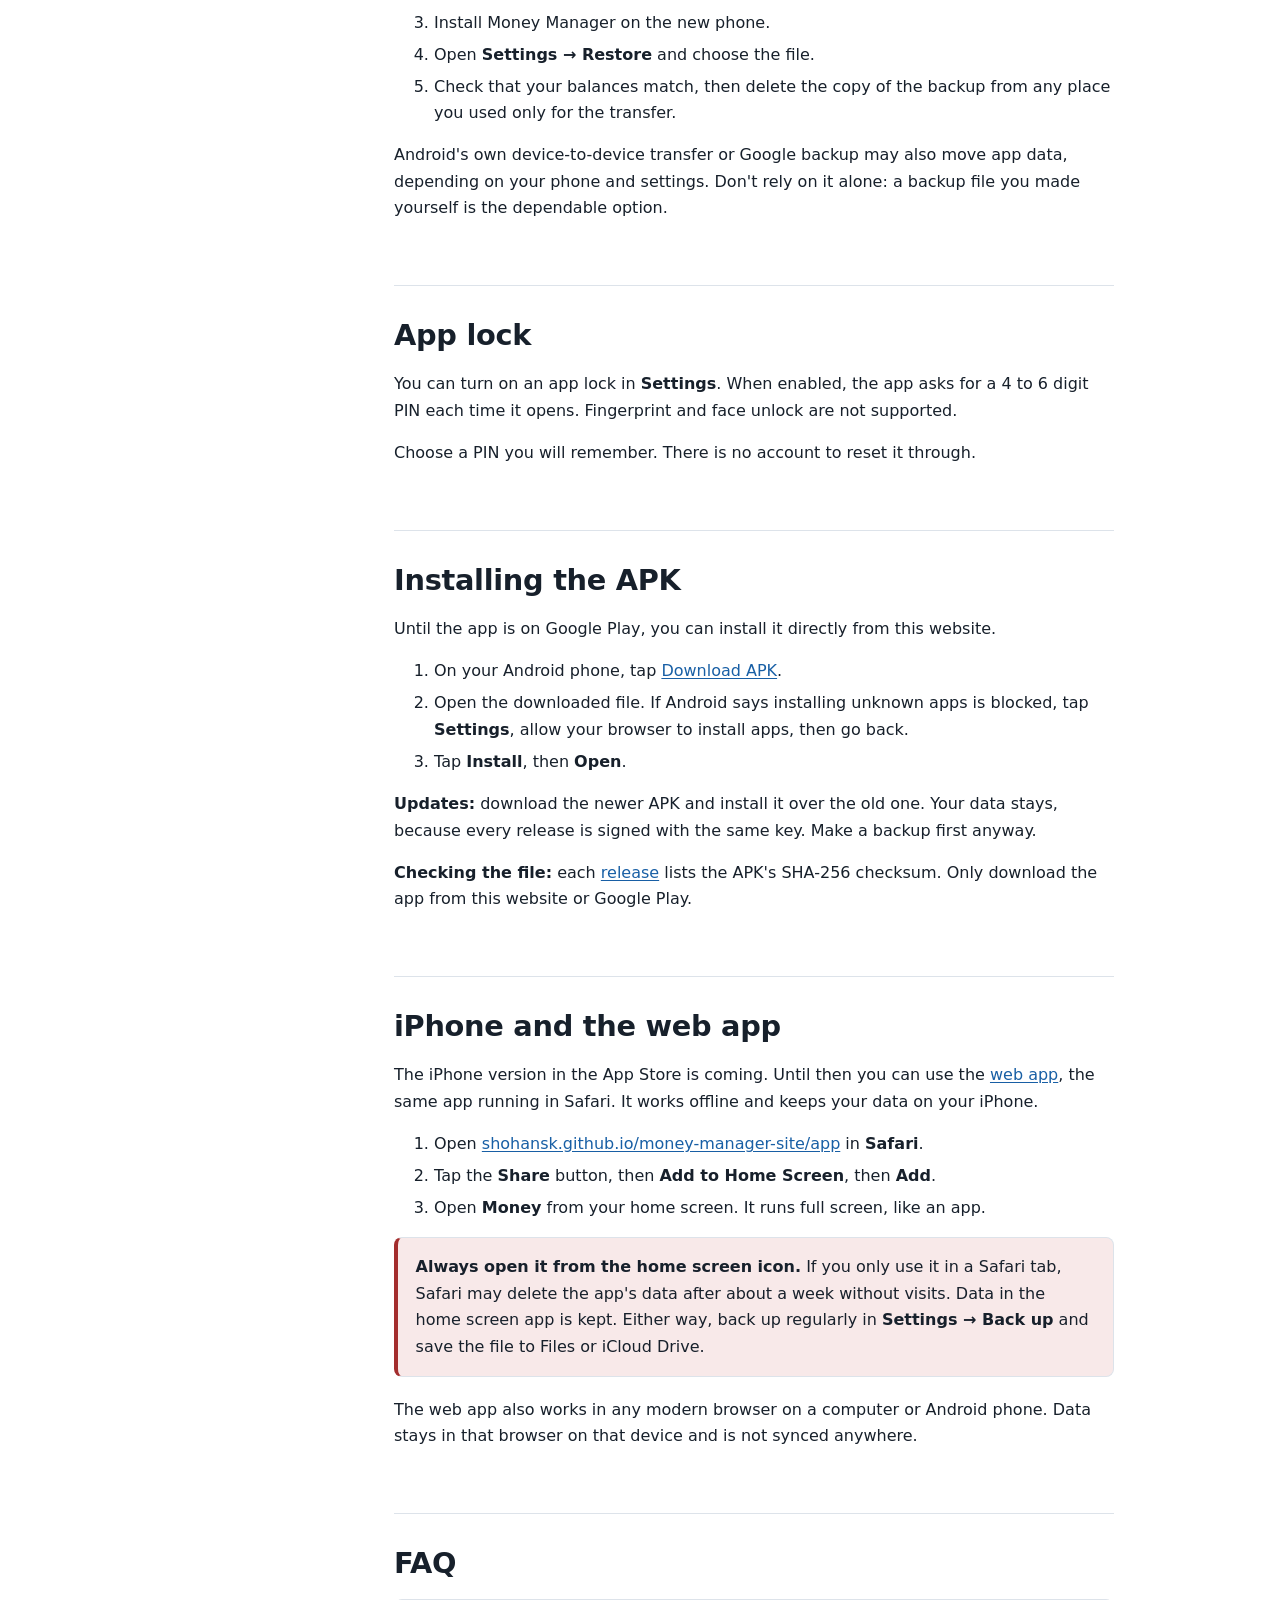
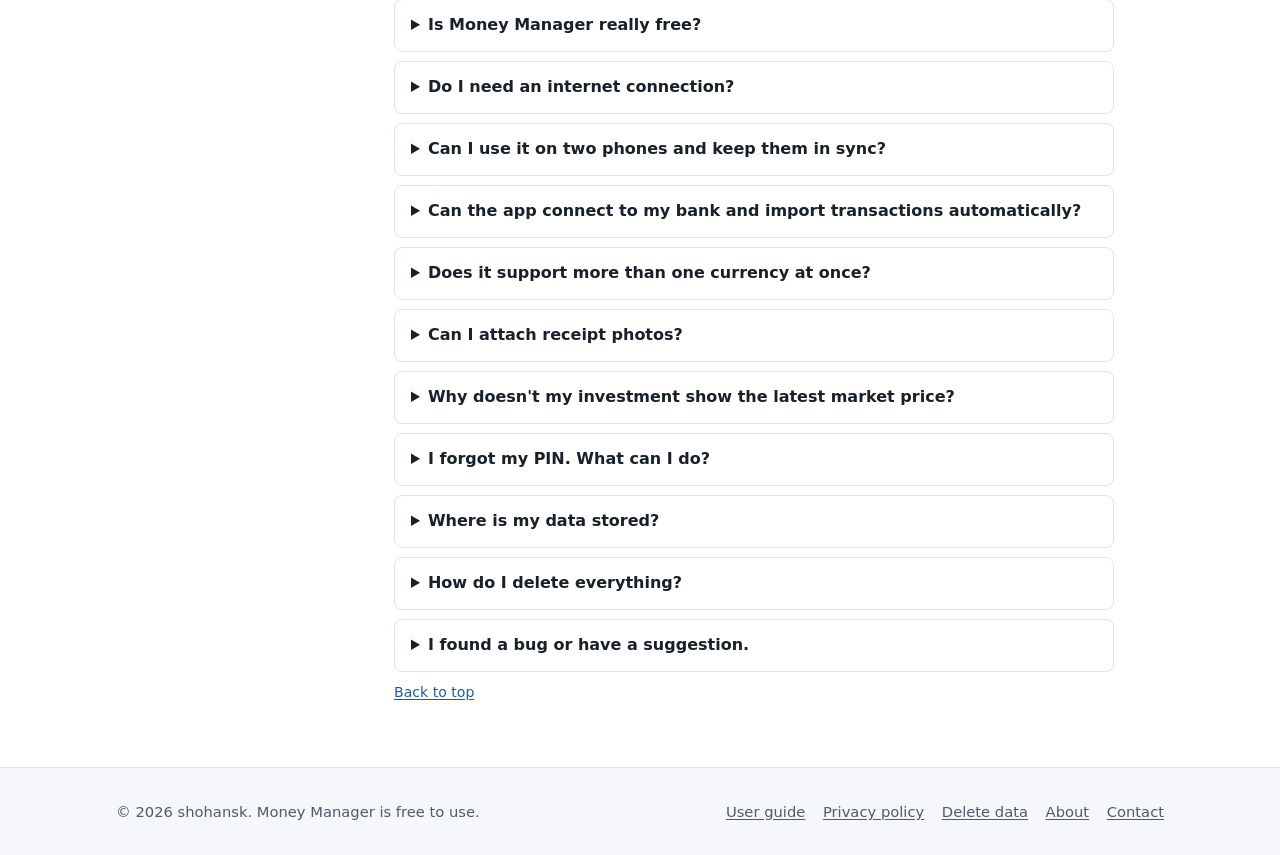
<file: guide.html>
<!doctype html>
<html lang="en">
<head>
  <meta charset="utf-8">
  <meta name="viewport" content="width=device-width, initial-scale=1">
  <title>User guide · Money Manager</title>
  <meta name="description" content="How to use Money Manager: accounts, transactions, budgets, investments, loans, savings goals, recurring items, reports, and backup and restore.">
  <meta name="color-scheme" content="light dark">
  <meta name="theme-color" content="#185FA5">
  <link rel="canonical" href="https://shohansk.github.io/money-manager-site/guide.html">
  <link rel="icon" href="data:image/svg+xml,%3Csvg xmlns='http://www.w3.org/2000/svg' viewBox='0 0 32 32'%3E%3Crect width='32' height='32' rx='8' fill='%23185FA5'/%3E%3Crect x='6' y='9' width='20' height='15' rx='3' fill='none' stroke='white' stroke-width='2'/%3E%3Ccircle cx='21' cy='16.5' r='1.6' fill='white'/%3E%3C/svg%3E">
  <link rel="stylesheet" href="style.css">
</head>
<body>
  <a class="skip-link" href="#main">Skip to content</a>

  <header class="site-header">
    <div class="container">
      <a class="brand" href="index.html" aria-label="Money Manager home">
        <svg viewBox="0 0 32 32" aria-hidden="true"><rect width="32" height="32" rx="8" fill="#185FA5"/><path d="M8 11.5V10a2 2 0 0 1 2-2h11" fill="none" stroke="#fff" stroke-width="2" stroke-linecap="round"/><rect x="6" y="11" width="20" height="14" rx="3" fill="none" stroke="#fff" stroke-width="2"/><path d="M26 15.5h-4.5a2 2 0 0 0 0 4H26" fill="none" stroke="#fff" stroke-width="2"/><circle cx="21.8" cy="17.5" r="1.1" fill="#fff"/></svg>
        Money Manager
      </a>
      <nav class="site-nav" aria-label="Main">
        <ul>
          <li><a href="index.html">Home</a></li>
          <li><a href="guide.html" aria-current="page">User guide</a></li>
          <li><a href="privacy.html">Privacy</a></li>
          <li><a href="about.html">About</a></li>
        </ul>
      </nav>
    </div>
  </header>

  <main id="main">
    <div class="container">
      <div class="page-head prose">
        <h1 id="top">User guide</h1>
        <p>Everything you need to get started with Money Manager and keep your records accurate over time. Amounts below are shown without a currency symbol; the app shows them in the currency you choose.</p>
      </div>

      <div class="doc-layout">
        <nav class="toc" aria-labelledby="toc-title">
          <h2 id="toc-title">On this page</h2>
          <ol>
            <li><a href="#getting-started">Getting started</a></li>
            <li><a href="#transactions">Income, expenses and transfers</a></li>
            <li><a href="#daily-tips">Daily tracking tips</a></li>
            <li><a href="#budgets">Budgets</a></li>
            <li><a href="#investments">Investments</a></li>
            <li><a href="#loans">Loans</a></li>
            <li><a href="#goals">Savings goals</a></li>
            <li><a href="#recurring">Recurring items</a></li>
            <li><a href="#reports">Dashboard and reports</a></li>
            <li><a href="#backup">Backup and restore</a></li>
            <li><a href="#new-phone">Moving to a new phone</a></li>
            <li><a href="#app-lock">App lock</a></li>
            <li><a href="#install-apk">Installing the APK</a></li>
            <li><a href="#iphone">iPhone and the web app</a></li>
            <li><a href="#faq">FAQ</a></li>
          </ol>
        </nav>

        <div class="doc-content prose">
          <section id="getting-started">
            <h2>Getting started</h2>
            <h3>Choose your currency</h3>
            <p>On first launch, the app asks which currency to use. It suggests one based on your phone's region, and you can pick any standard currency. Amounts are formatted the way your phone's language and region settings expect, for example with the right decimal and thousands separators.</p>
            <p>You can change the currency later in <strong>Settings</strong>. This only changes how amounts are displayed. It does not convert them, so a balance of 1,000 stays 1,000 in the new currency.</p>

            <h3>Add your first account</h3>
            <p>An account is any place money lives: your wallet, a bank account, a mobile wallet or a credit card.</p>
            <ol>
              <li>Open <strong>Accounts</strong> and tap <strong>Add account</strong>.</li>
              <li>Give it a name (for example "Wallet" or "Main bank") and choose a type.</li>
              <li>Enter the <strong>opening balance</strong>: how much is in it today. For a credit card, enter what you currently owe as a negative amount.</li>
              <li>Save. Add your other accounts the same way.</li>
            </ol>
            <p>Account balances are never typed in after that. The app calculates them from the opening balance plus every entry linked to the account, so they always match your records. If you stop using an account, archive it instead of deleting it so its history stays intact.</p>

            <h3>Set up categories</h3>
            <p>The app comes with a set of common categories such as Food, Transport, Rent, Utilities and Salary. You can rename them, add your own, and add one level of subcategories, for example <em>Food → Groceries</em> and <em>Food → Eating out</em>.</p>
            <p>Keep the list short at first. It is easier to split a category later than to tidy up dozens of rarely used ones.</p>
          </section>

          <section id="transactions">
            <h2>Income, expenses and transfers</h2>
            <p>Tap the add button and choose the type of entry.</p>
            <div class="table-wrap">
              <table>
                <thead><tr><th>Type</th><th>Use it for</th><th>Effect on balance</th></tr></thead>
                <tbody>
                  <tr><td>Income</td><td>Salary, freelance payments, gifts, refunds</td><td>Adds to the account</td></tr>
                  <tr><td>Expense</td><td>Anything you spend</td><td>Subtracts from the account</td></tr>
                  <tr><td>Transfer</td><td>Moving money between your own accounts, such as a cash withdrawal or paying a credit card</td><td>Subtracts from one account, adds to the other</td></tr>
                </tbody>
              </table>
            </div>
            <p>Each entry has an amount, a date, an account, and for income and expenses a category. You can add a note and tags (for example <code>trip</code> or <code>office</code>) to find related entries later. Photo or receipt attachments are not available in the mobile app at the moment.</p>
            <div class="callout">
              <p>Use a <strong>transfer</strong>, not an expense plus an income, when moving money between your own accounts. Transfers don't count as spending or earning, so your reports stay accurate.</p>
            </div>
            <p>To fix a mistake, open the entry and edit or delete it. Balances update immediately.</p>
          </section>

          <section id="daily-tips">
            <h2>Daily tracking tips</h2>
            <ul>
              <li><strong>Record at the moment you pay.</strong> Ten seconds at the counter beats trying to remember a week later.</li>
              <li><strong>Pick one evening check-in.</strong> Glance at the day's entries and add anything you missed.</li>
              <li><strong>Group small cash spending.</strong> If tracking every tea or bus fare is too much, add one "Daily cash" expense at the end of the day.</li>
              <li><strong>Reconcile weekly.</strong> Compare the app's balance with your real wallet or bank. If they differ, add an adjusting entry with a clear note rather than changing the opening balance.</li>
              <li><strong>Use tags for events.</strong> A tag such as <code>wedding-2026</code> lets you see the total cost of something that spans many categories.</li>
            </ul>
          </section>

          <section id="budgets">
            <h2>Budgets</h2>
            <p>A budget is a monthly spending limit for one expense category.</p>
            <ol>
              <li>Open <strong>Budgets</strong> and choose the month.</li>
              <li>Tap <strong>Add budget</strong>, pick a category and enter the limit.</li>
            </ol>
            <p>Spending in the category's subcategories counts toward its budget. A budget of 15,000 for Food includes Groceries and Eating out.</p>
            <p>Each budget shows how much you have spent and what is left. It turns to a warning at <strong>80%</strong> of the limit and shows as over budget at <strong>100%</strong>.</p>
            <p>Budgets apply to one month at a time. Start with your two or three largest categories and adjust the limits after a month or two of real data.</p>
          </section>

          <section id="investments">
            <h2>Investments</h2>
            <p>Use investments for anything you put money into expecting a return: shares, mutual funds, fixed deposits, savings schemes, bonds, gold, crypto, property or a small business. The same rules work for all of them.</p>

            <h3>Recording entries</h3>
            <p>Create the investment first (name and type), then add entries to it as things happen.</p>
            <div class="table-wrap">
              <table>
                <thead><tr><th>Entry</th><th>When to use it</th></tr></thead>
                <tbody>
                  <tr><td>Buy</td><td>You put money in: bought shares, opened a deposit, added capital to a business.</td></tr>
                  <tr><td>Sell</td><td>You took money out: sold shares, a deposit matured, withdrew from a business.</td></tr>
                  <tr><td>Income</td><td>Dividends, interest, profit share or rent received.</td></tr>
                  <tr><td>Expense</td><td>Costs such as account maintenance, management fees, repairs or taxes paid on the investment.</td></tr>
                  <tr><td>Fees</td><td>Brokerage or transaction charges. Add them on the buy or sell entry itself.</td></tr>
                  <tr><td>Valuation</td><td>What the investment is worth on a date. Add one whenever you check the market price or get a statement.</td></tr>
                </tbody>
              </table>
            </div>
            <p>If you link an entry to an account, that account's balance moves too: a buy or expense takes money out, a sell or income puts money in. Leave the account empty for entries that didn't pass through any account you track.</p>

            <h3>How profit and ROI are calculated</h3>
            <pre><code>cost          = buys + expenses + all fees
returned      = sells + income
current value = latest valuation
profit        = returned + current value − cost
ROI           = profit ÷ cost × 100</code></pre>
            <p>If you have never added a valuation, current value is estimated as buys minus sells (never below zero). If you mark the investment as closed, current value is zero, and profit is simply what came back minus what it cost.</p>

            <h3>Worked example</h3>
            <p>You buy 100 shares at 50 each and later sell some of them.</p>
            <div class="table-wrap">
              <table>
                <thead><tr><th>Date</th><th>Entry</th><th class="num">Amount</th><th class="num">Fee</th></tr></thead>
                <tbody>
                  <tr><td>10 Jan</td><td>Buy 100 shares at 50</td><td class="num">5,000</td><td class="num">25</td></tr>
                  <tr><td>15 Jun</td><td>Dividend received</td><td class="num">300</td><td class="num">0</td></tr>
                  <tr><td>20 Aug</td><td>Sell 40 shares at 60</td><td class="num">2,400</td><td class="num">12</td></tr>
                  <tr><td>31 Oct</td><td>Valuation: 60 shares at 55</td><td class="num">3,300</td><td class="num">–</td></tr>
                </tbody>
              </table>
            </div>
            <div class="table-wrap">
              <table>
                <tbody>
                  <tr><td>Cost</td><td>5,000 + 25 + 12</td><td class="num">5,037</td></tr>
                  <tr><td>Returned</td><td>2,400 + 300</td><td class="num">2,700</td></tr>
                  <tr><td>Current value</td><td>latest valuation</td><td class="num">3,300</td></tr>
                  <tr><td>Profit</td><td>2,700 + 3,300 − 5,037</td><td class="num gain">+963</td></tr>
                  <tr><td>ROI</td><td>963 ÷ 5,037 × 100</td><td class="num gain">+19.12%</td></tr>
                </tbody>
              </table>
            </div>
            <p>If the remaining shares were later valued at 2,000 instead, profit would be 2,700 + 2,000 − 5,037 = <span class="loss">−337</span>, an ROI of <span class="loss">−6.69%</span>. Gains are shown in green and losses in red.</p>
            <p>ROI here is a simple total return on everything you put in. It does not account for how long the money was invested, so compare it with care between a one-month and a five-year holding.</p>
          </section>

          <section id="loans">
            <h2>Loans</h2>
            <p>Track money you <strong>lent</strong> to someone and money you <strong>borrowed</strong>.</p>
            <ol>
              <li>Open <strong>Loans</strong> and tap <strong>Add loan</strong>.</li>
              <li>Choose lent or borrowed, enter the person or lender, the amount, the date and an optional due date.</li>
              <li>Each time money is paid back, add a <strong>repayment</strong> to the loan.</li>
            </ol>
            <p>The loan shows how much has been paid and what is still outstanding. A loan past its due date with money outstanding is flagged as overdue.</p>
            <p>If you link the loan to an account, lending takes money out of it and borrowing puts money in. Repayments move money the other way. Money owed to you counts toward your net worth, and money you owe is subtracted from it.</p>
          </section>

          <section id="goals">
            <h2>Savings goals</h2>
            <p>A goal is a target amount you want to save, optionally by a date, such as an emergency fund or a new laptop.</p>
            <ol>
              <li>Open <strong>Goals</strong>, tap <strong>Add goal</strong>, and enter a name, target amount and optional target date.</li>
              <li>Add a <strong>contribution</strong> each time you set money aside. To record taking money out, add a negative contribution.</li>
            </ol>
            <p>The goal shows the total saved and progress as a percentage of the target.</p>
          </section>

          <section id="recurring">
            <h2>Recurring items</h2>
            <p>For things that repeat, such as salary, rent, subscriptions or loan instalments, create a recurring item instead of typing them every time.</p>
            <ol>
              <li>Open <strong>Recurring</strong> and tap <strong>Add</strong>.</li>
              <li>Fill in the entry as usual (type, amount, account, category).</li>
              <li>Choose how often: daily, weekly, monthly or yearly, with an interval (for example every 2 weeks), a start date and an optional end date.</li>
            </ol>
            <p>When an item is due, the app creates the entry for you. Because the app runs only on your phone, this happens when you open it. If you haven't opened it for a while, it <strong>catches up</strong> and creates every missed entry with its correct date.</p>
            <p>Monthly items keep their day of the month. An item that starts on the 31st runs on 31 January, 28 February (29 in a leap year) and 31 March, instead of drifting to the 28th for the rest of the year.</p>
            <p>Check the created entries now and then. If the real amount was different, such as a utility bill, edit that one entry.</p>
          </section>

          <section id="reports">
            <h2>Dashboard and reports</h2>
            <p>The <strong>dashboard</strong> gives a summary of the current month: net worth, income, expenses, savings rate, spending by category, a cash-flow trend, budget progress, top investments, loans, goals and upcoming recurring items.</p>
            <p><strong>Net worth</strong> is the total of your account balances, plus the current value of your investments, plus money owed to you, minus money you owe.</p>
            <p><strong>Savings rate</strong> is the share of the month's income you didn't spend.</p>
            <p><strong>Reports</strong> let you pick any date range and filter by account or category to see totals, a month-by-month breakdown and spending by category.</p>
          </section>

          <section id="backup">
            <h2>Backup and restore</h2>
            <div class="callout callout-warn">
              <p><strong>Your data exists only on this phone.</strong> There is no cloud copy and no account to recover. If you lose the phone, uninstall the app or clear its data without a backup, your records are gone for good.</p>
            </div>
            <p>Back up regularly. Once a week is a good habit, and always before updating your phone, resetting it or uninstalling the app.</p>

            <h3>Create a backup</h3>
            <ol>
              <li>Open <strong>Settings</strong> and tap <strong>Backup</strong>.</li>
              <li>Choose where to save the file. Android will let you save it to your phone's storage or send it to another app.</li>
              <li>Copy the file somewhere off the phone, such as your computer or a storage service you trust.</li>
            </ol>
            <p>The backup is a single JSON file containing everything: accounts, categories, transactions, budgets, investments, loans, goals, recurring items and settings.</p>

            <div class="callout">
              <p><strong>Keep the backup file safe.</strong> It is <strong>not encrypted</strong> and contains all of your financial records in readable form. Anyone who gets the file can read it. Don't post it, email it to others, or leave it in shared folders. Store it somewhere only you can access.</p>
            </div>

            <h3>Restore a backup</h3>
            <ol>
              <li>Open <strong>Settings</strong> and tap <strong>Restore</strong>.</li>
              <li>Select your backup file.</li>
              <li>Confirm. The app replaces the data on the phone with the data from the file.</li>
            </ol>
            <p>Restoring overwrites what is currently in the app. If you have entries on the phone that aren't in the backup, make a fresh backup first.</p>

            <h3>CSV export and import</h3>
            <p><strong>Export CSV</strong> in Settings saves your transactions as a spreadsheet file you can open in Excel, Google Sheets or LibreOffice. <strong>Import CSV</strong> adds transactions from a file in the same format, which is handy for bringing in records from another app. A CSV contains transactions only, so use the JSON backup to save everything.</p>
          </section>

          <section id="new-phone">
            <h2>Moving to a new phone</h2>
            <ol>
              <li>On the old phone, open <strong>Settings → Backup</strong> and save the file.</li>
              <li>Move the file to the new phone, for example over USB, Nearby Share or a storage service you trust.</li>
              <li>Install Money Manager on the new phone.</li>
              <li>Open <strong>Settings → Restore</strong> and choose the file.</li>
              <li>Check that your balances match, then delete the copy of the backup from any place you used only for the transfer.</li>
            </ol>
            <p>Android's own device-to-device transfer or Google backup may also move app data, depending on your phone and settings. Don't rely on it alone: a backup file you made yourself is the dependable option.</p>
          </section>

          <section id="app-lock">
            <h2>App lock</h2>
            <p>You can turn on an app lock in <strong>Settings</strong>. When enabled, the app asks for a 4 to 6 digit PIN each time it opens. Fingerprint and face unlock are not supported.</p>
            <p>Choose a PIN you will remember. There is no account to reset it through.</p>
          </section>

          <section id="install-apk">
            <h2>Installing the APK</h2>
            <p>Until the app is on Google Play, you can install it directly from this website.</p>
            <ol>
              <li>On your Android phone, tap <a href="https://github.com/shohansk/money-manager-site/releases/latest/download/money-manager.apk">Download APK</a>.</li>
              <li>Open the downloaded file. If Android says installing unknown apps is blocked, tap <strong>Settings</strong>, allow your browser to install apps, then go back.</li>
              <li>Tap <strong>Install</strong>, then <strong>Open</strong>.</li>
            </ol>
            <p><strong>Updates:</strong> download the newer APK and install it over the old one. Your data stays, because every release is signed with the same key. Make a backup first anyway.</p>
            <p><strong>Checking the file:</strong> each <a href="https://github.com/shohansk/money-manager-site/releases/latest">release</a> lists the APK's SHA-256 checksum. Only download the app from this website or Google Play.</p>
          </section>

          <section id="iphone">
            <h2>iPhone and the web app</h2>
            <p>The iPhone version in the App Store is coming. Until then you can use the <a href="app/">web app</a>, the same app running in Safari. It works offline and keeps your data on your iPhone.</p>
            <ol>
              <li>Open <a href="app/">shohansk.github.io/money-manager-site/app</a> in <strong>Safari</strong>.</li>
              <li>Tap the <strong>Share</strong> button, then <strong>Add to Home Screen</strong>, then <strong>Add</strong>.</li>
              <li>Open <strong>Money</strong> from your home screen. It runs full screen, like an app.</li>
            </ol>
            <div class="callout callout-warn">
              <p><strong>Always open it from the home screen icon.</strong> If you only use it in a Safari tab, Safari may delete the app's data after about a week without visits. Data in the home screen app is kept. Either way, back up regularly in <strong>Settings → Back up</strong> and save the file to Files or iCloud Drive.</p>
            </div>
            <p>The web app also works in any modern browser on a computer or Android phone. Data stays in that browser on that device and is not synced anywhere.</p>
          </section>

          <section id="faq">
            <h2>FAQ</h2>
            <details>
              <summary>Is Money Manager really free?</summary>
              <p>Yes. There are no ads, no in-app purchases and no subscription.</p>
            </details>
            <details>
              <summary>Do I need an internet connection?</summary>
              <p>No. The app works fully offline and makes no network requests.</p>
            </details>
            <details>
              <summary>Can I use it on two phones and keep them in sync?</summary>
              <p>No. There is no sync because there is no server. You can move data between phones with a backup file, but changes made on one phone won't appear on the other.</p>
            </details>
            <details>
              <summary>Can the app connect to my bank and import transactions automatically?</summary>
              <p>No. Entries are added by you, or imported from a CSV file.</p>
            </details>
            <details>
              <summary>Does it support more than one currency at once?</summary>
              <p>No. All amounts use the single currency you chose. Changing the currency in Settings changes the symbol and format only; it doesn't convert existing amounts.</p>
            </details>
            <details>
              <summary>Can I attach receipt photos?</summary>
              <p>Not in the current mobile app. Use the note field to record details.</p>
            </details>
            <details>
              <summary>Why doesn't my investment show the latest market price?</summary>
              <p>The app never goes online, so it can't fetch prices. Add a valuation whenever you want to update the current value.</p>
            </details>
            <details>
              <summary>I forgot my PIN. What can I do?</summary>
              <p>There is no remote reset. If you can't unlock the app, you would need to clear its data, which deletes your records, and then restore from your latest backup.</p>
            </details>
            <details>
              <summary>Where is my data stored?</summary>
              <p>In a private database inside the app's storage on your phone. Other apps can't read it. See the <a href="privacy.html">privacy policy</a> for details.</p>
            </details>
            <details>
              <summary>How do I delete everything?</summary>
              <p>Use <strong>Settings → Delete all data</strong>, or see <a href="delete-data.html">how to delete your data</a> for other options.</p>
            </details>
            <details>
              <summary>I found a bug or have a suggestion.</summary>
              <p>Please open an issue on <a href="https://github.com/shohansk/money-manager-site/issues">GitHub Issues</a>. Don't include real financial data or your backup file.</p>
            </details>
            <p class="back-top"><a href="#top">Back to top</a></p>
          </section>
        </div>
      </div>
    </div>
  </main>

  <footer class="site-footer">
    <div class="container">
      <p>&copy; 2026 shohansk. Money Manager is free to use.</p>
      <ul>
        <li><a href="guide.html">User guide</a></li>
        <li><a href="privacy.html">Privacy policy</a></li>
        <li><a href="delete-data.html">Delete data</a></li>
        <li><a href="about.html">About</a></li>
        <li><a href="https://github.com/shohansk/money-manager-site/issues">Contact</a></li>
      </ul>
    </div>
  </footer>
</body>
</html>
</file>
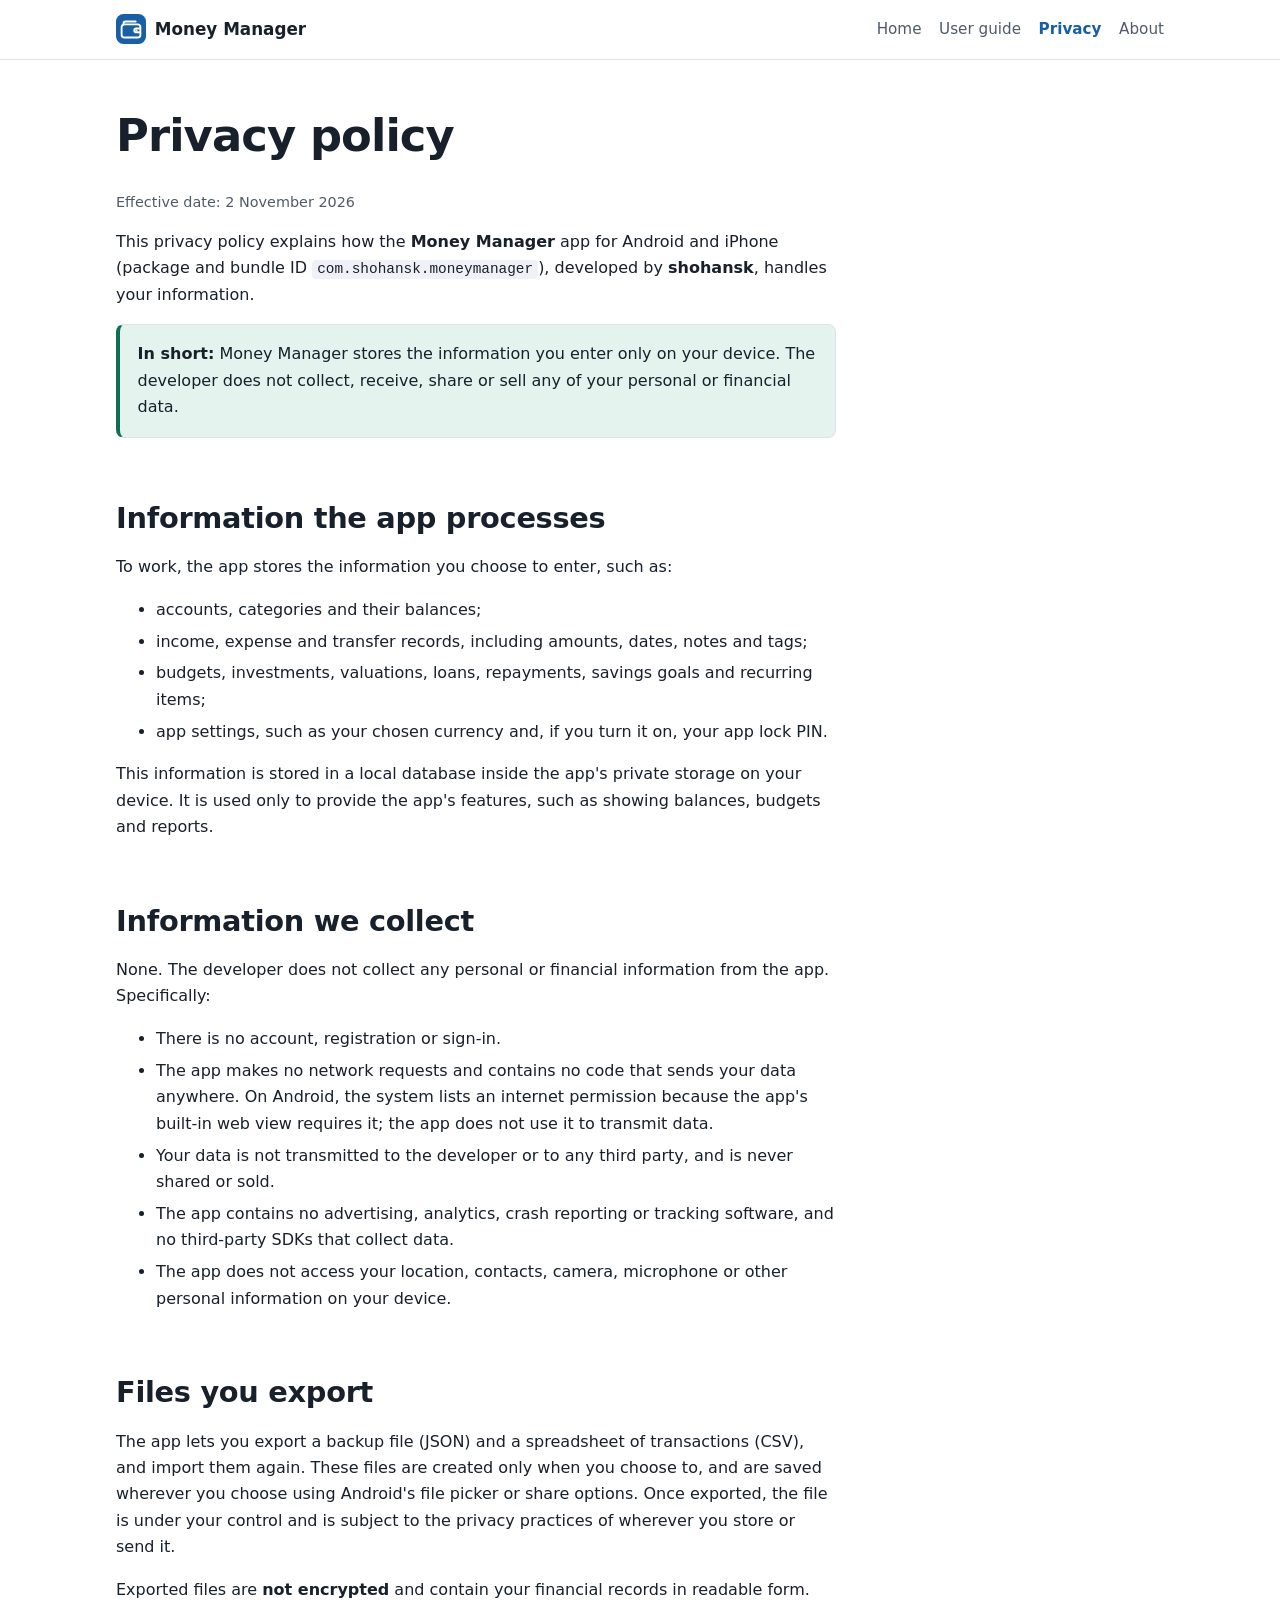
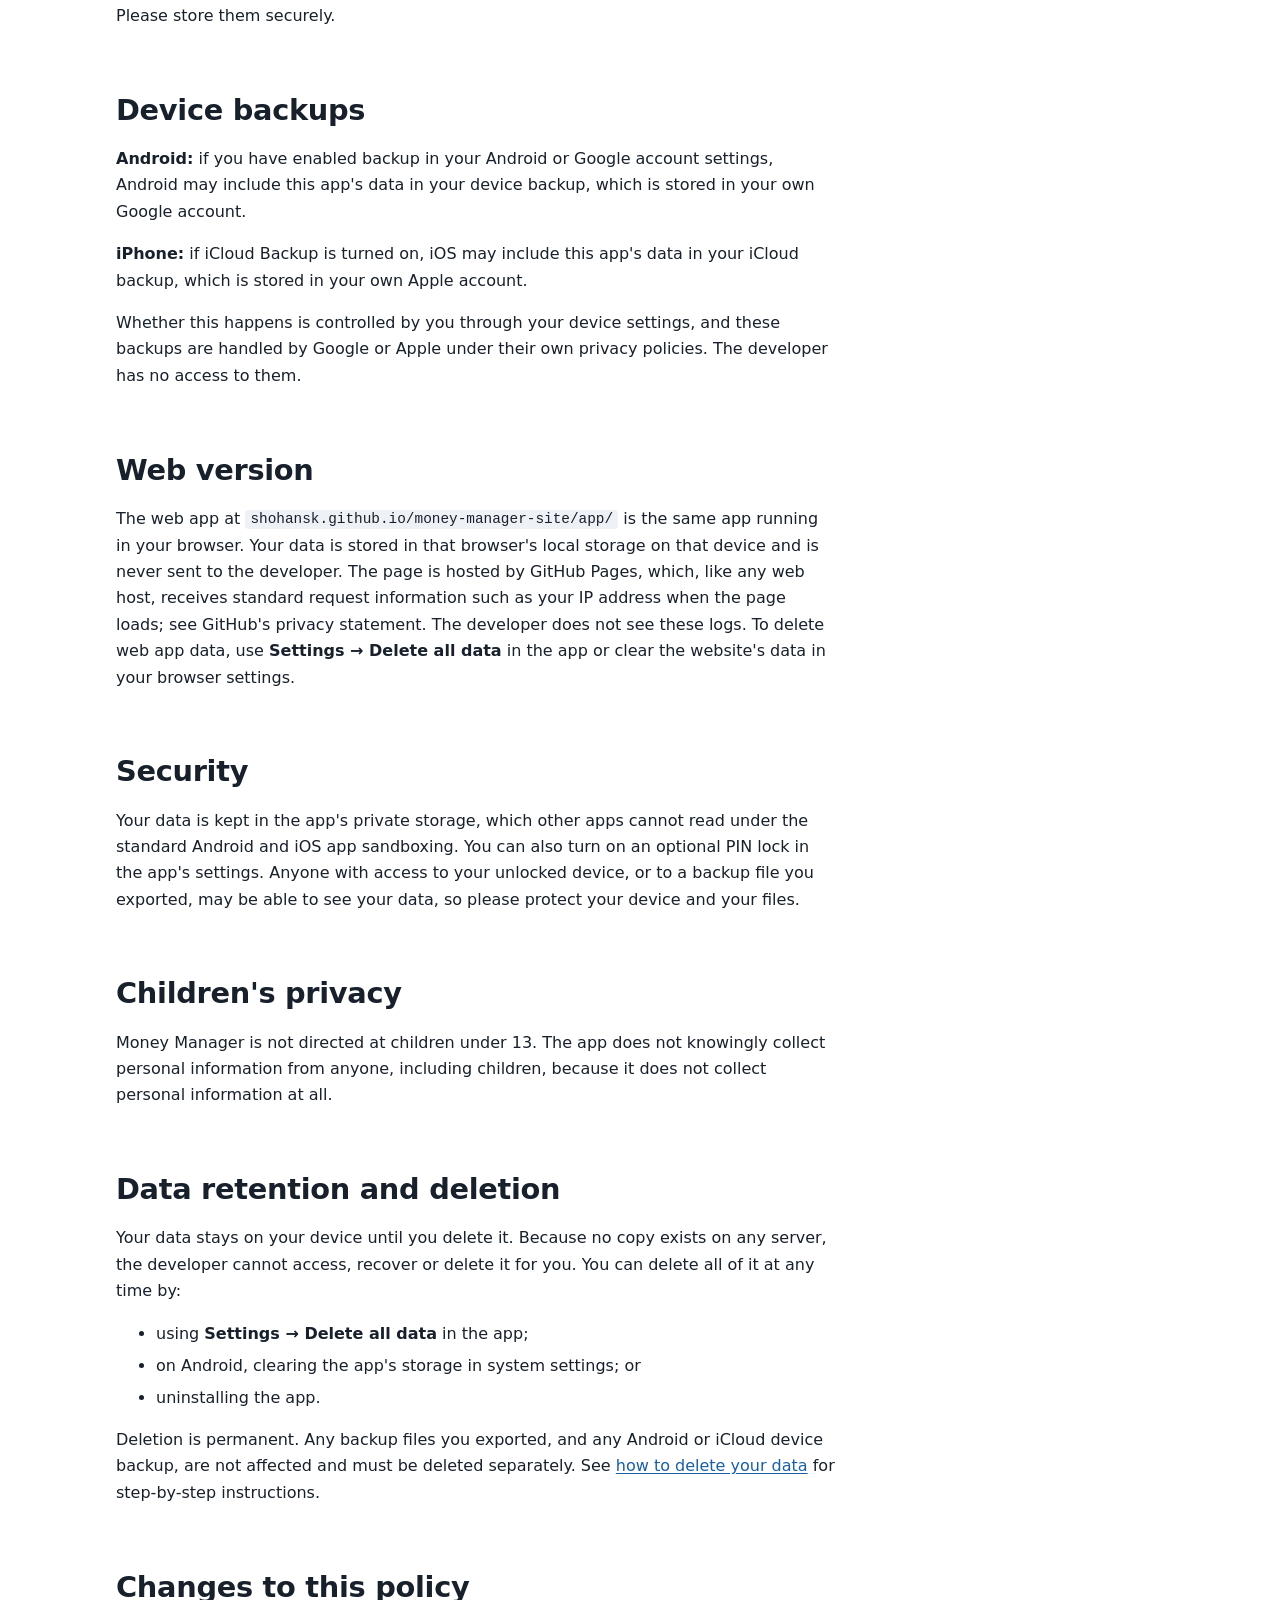
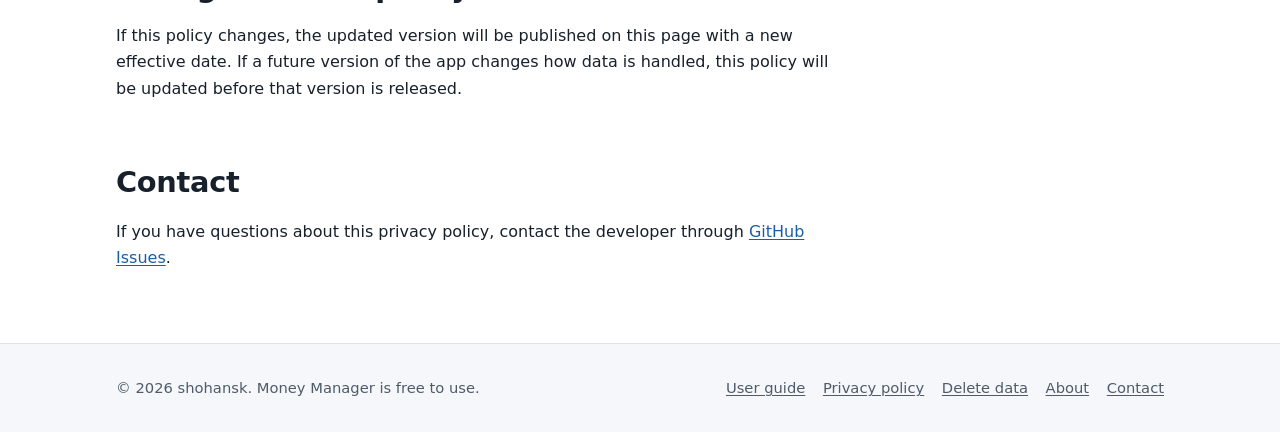
<file: privacy.html>
<!doctype html>
<html lang="en">
<head>
  <meta charset="utf-8">
  <meta name="viewport" content="width=device-width, initial-scale=1">
  <title>Privacy policy · Money Manager</title>
  <meta name="description" content="Privacy policy for the Money Manager Android app. Your financial records are stored only on your device and are not collected, transmitted, shared or sold.">
  <meta name="color-scheme" content="light dark">
  <meta name="theme-color" content="#185FA5">
  <link rel="canonical" href="https://shohansk.github.io/money-manager-site/privacy.html">
  <link rel="icon" href="data:image/svg+xml,%3Csvg xmlns='http://www.w3.org/2000/svg' viewBox='0 0 32 32'%3E%3Crect width='32' height='32' rx='8' fill='%23185FA5'/%3E%3Crect x='6' y='9' width='20' height='15' rx='3' fill='none' stroke='white' stroke-width='2'/%3E%3Ccircle cx='21' cy='16.5' r='1.6' fill='white'/%3E%3C/svg%3E">
  <link rel="stylesheet" href="style.css">
</head>
<body>
  <a class="skip-link" href="#main">Skip to content</a>

  <header class="site-header">
    <div class="container">
      <a class="brand" href="index.html" aria-label="Money Manager home">
        <svg viewBox="0 0 32 32" aria-hidden="true"><rect width="32" height="32" rx="8" fill="#185FA5"/><path d="M8 11.5V10a2 2 0 0 1 2-2h11" fill="none" stroke="#fff" stroke-width="2" stroke-linecap="round"/><rect x="6" y="11" width="20" height="14" rx="3" fill="none" stroke="#fff" stroke-width="2"/><path d="M26 15.5h-4.5a2 2 0 0 0 0 4H26" fill="none" stroke="#fff" stroke-width="2"/><circle cx="21.8" cy="17.5" r="1.1" fill="#fff"/></svg>
        Money Manager
      </a>
      <nav class="site-nav" aria-label="Main">
        <ul>
          <li><a href="index.html">Home</a></li>
          <li><a href="guide.html">User guide</a></li>
          <li><a href="privacy.html" aria-current="page">Privacy</a></li>
          <li><a href="about.html">About</a></li>
        </ul>
      </nav>
    </div>
  </header>

  <main id="main">
    <div class="container">
      <article class="prose section" style="padding-top:3rem">
        <h1>Privacy policy</h1>
        <p class="meta">Effective date: 2 November 2026</p>

        <p>This privacy policy explains how the <strong>Money Manager</strong> app for Android and iPhone (package and bundle ID <code>com.shohansk.moneymanager</code>), developed by <strong>shohansk</strong>, handles your information.</p>

        <div class="callout callout-ok">
          <p><strong>In short:</strong> Money Manager stores the information you enter only on your device. The developer does not collect, receive, share or sell any of your personal or financial data.</p>
        </div>

        <h2>Information the app processes</h2>
        <p>To work, the app stores the information you choose to enter, such as:</p>
        <ul>
          <li>accounts, categories and their balances;</li>
          <li>income, expense and transfer records, including amounts, dates, notes and tags;</li>
          <li>budgets, investments, valuations, loans, repayments, savings goals and recurring items;</li>
          <li>app settings, such as your chosen currency and, if you turn it on, your app lock PIN.</li>
        </ul>
        <p>This information is stored in a local database inside the app's private storage on your device. It is used only to provide the app's features, such as showing balances, budgets and reports.</p>

        <h2>Information we collect</h2>
        <p>None. The developer does not collect any personal or financial information from the app. Specifically:</p>
        <ul>
          <li>There is no account, registration or sign-in.</li>
          <li>The app makes no network requests and contains no code that sends your data anywhere. On Android, the system lists an internet permission because the app's built-in web view requires it; the app does not use it to transmit data.</li>
          <li>Your data is not transmitted to the developer or to any third party, and is never shared or sold.</li>
          <li>The app contains no advertising, analytics, crash reporting or tracking software, and no third-party SDKs that collect data.</li>
          <li>The app does not access your location, contacts, camera, microphone or other personal information on your device.</li>
        </ul>

        <h2>Files you export</h2>
        <p>The app lets you export a backup file (JSON) and a spreadsheet of transactions (CSV), and import them again. These files are created only when you choose to, and are saved wherever you choose using Android's file picker or share options. Once exported, the file is under your control and is subject to the privacy practices of wherever you store or send it.</p>
        <p>Exported files are <strong>not encrypted</strong> and contain your financial records in readable form. Please store them securely.</p>

        <h2>Device backups</h2>
        <p><strong>Android:</strong> if you have enabled backup in your Android or Google account settings, Android may include this app's data in your device backup, which is stored in your own Google account.</p>
        <p><strong>iPhone:</strong> if iCloud Backup is turned on, iOS may include this app's data in your iCloud backup, which is stored in your own Apple account.</p>
        <p>Whether this happens is controlled by you through your device settings, and these backups are handled by Google or Apple under their own privacy policies. The developer has no access to them.</p>

        <h2>Web version</h2>
        <p>The web app at <code>shohansk.github.io/money-manager-site/app/</code> is the same app running in your browser. Your data is stored in that browser's local storage on that device and is never sent to the developer. The page is hosted by GitHub Pages, which, like any web host, receives standard request information such as your IP address when the page loads; see GitHub's privacy statement. The developer does not see these logs. To delete web app data, use <strong>Settings → Delete all data</strong> in the app or clear the website's data in your browser settings.</p>

        <h2>Security</h2>
        <p>Your data is kept in the app's private storage, which other apps cannot read under the standard Android and iOS app sandboxing. You can also turn on an optional PIN lock in the app's settings. Anyone with access to your unlocked device, or to a backup file you exported, may be able to see your data, so please protect your device and your files.</p>

        <h2>Children's privacy</h2>
        <p>Money Manager is not directed at children under 13. The app does not knowingly collect personal information from anyone, including children, because it does not collect personal information at all.</p>

        <h2>Data retention and deletion</h2>
        <p>Your data stays on your device until you delete it. Because no copy exists on any server, the developer cannot access, recover or delete it for you. You can delete all of it at any time by:</p>
        <ul>
          <li>using <strong>Settings → Delete all data</strong> in the app;</li>
          <li>on Android, clearing the app's storage in system settings; or</li>
          <li>uninstalling the app.</li>
        </ul>
        <p>Deletion is permanent. Any backup files you exported, and any Android or iCloud device backup, are not affected and must be deleted separately. See <a href="delete-data.html">how to delete your data</a> for step-by-step instructions.</p>

        <h2>Changes to this policy</h2>
        <p>If this policy changes, the updated version will be published on this page with a new effective date. If a future version of the app changes how data is handled, this policy will be updated before that version is released.</p>

        <h2>Contact</h2>
        <p>If you have questions about this privacy policy, contact the developer through <a href="https://github.com/shohansk/money-manager-site/issues">GitHub Issues</a>.</p>
      </article>
    </div>
  </main>

  <footer class="site-footer">
    <div class="container">
      <p>&copy; 2026 shohansk. Money Manager is free to use.</p>
      <ul>
        <li><a href="guide.html">User guide</a></li>
        <li><a href="privacy.html">Privacy policy</a></li>
        <li><a href="delete-data.html">Delete data</a></li>
        <li><a href="about.html">About</a></li>
        <li><a href="https://github.com/shohansk/money-manager-site/issues">Contact</a></li>
      </ul>
    </div>
  </footer>
</body>
</html>
</file>
<file: style.css>
/* Money Manager site: shared styles. No build step. */

:root {
  --accent: #185fa5;
  --accent-strong: #124a82;
  --accent-soft: #e8f0f9;
  --gain: #0f6e56;
  --gain-soft: #e5f3ef;
  --loss: #a32d2d;
  --loss-soft: #f8e9e9;
  --bg: #ffffff;
  --bg-alt: #f5f7fa;
  --surface: #ffffff;
  --text: #17202b;
  --muted: #4f5b69;
  --border: #dde3ea;
  --code-bg: #eef2f6;
  --shadow: 0 1px 2px rgba(16, 24, 40, 0.05), 0 4px 16px rgba(16, 24, 40, 0.05);
  --radius: 12px;
  --max: 1080px;
  --prose: 720px;
  --font: "Inter", system-ui, -apple-system, "Segoe UI", Roboto, "Noto Sans", sans-serif;
  --mono: ui-monospace, SFMono-Regular, Menlo, Consolas, monospace;
  color-scheme: light dark;
}

@media (prefers-color-scheme: dark) {
  :root {
    --accent: #6aa7e6;
    --accent-strong: #8dbcef;
    --accent-soft: #15283d;
    --gain: #4cc3a1;
    --gain-soft: #10291f;
    --loss: #ef8a8a;
    --loss-soft: #2f1616;
    --bg: #0f141a;
    --bg-alt: #151c24;
    --surface: #18212b;
    --text: #e6ebf1;
    --muted: #a3afbd;
    --border: #2a3542;
    --code-bg: #1f2a36;
    --shadow: none;
  }
}

*,
*::before,
*::after {
  box-sizing: border-box;
}

html {
  -webkit-text-size-adjust: 100%;
  scroll-behavior: smooth;
  scroll-padding-top: 1rem;
}

body {
  margin: 0;
  background: var(--bg);
  color: var(--text);
  font-family: var(--font);
  font-size: 1rem;
  line-height: 1.65;
  overflow-wrap: break-word;
}

img,
svg {
  max-width: 100%;
}

a {
  color: var(--accent);
  text-underline-offset: 0.15em;
}

a:hover {
  color: var(--accent-strong);
}

a:focus-visible,
.btn:focus-visible {
  outline: 3px solid var(--accent);
  outline-offset: 2px;
  border-radius: 6px;
}

h1,
h2,
h3,
h4 {
  line-height: 1.25;
  letter-spacing: -0.01em;
  margin: 0 0 0.6em;
}

h1 {
  font-size: clamp(1.9rem, 5vw, 2.8rem);
  letter-spacing: -0.02em;
}

h2 {
  font-size: clamp(1.4rem, 3.5vw, 1.8rem);
  margin-top: 2.2em;
}

h3 {
  font-size: 1.15rem;
  margin-top: 1.8em;
}

p,
ul,
ol,
table,
pre {
  margin: 0 0 1em;
}

li + li {
  margin-top: 0.35em;
}

code {
  font-family: var(--mono);
  font-size: 0.9em;
  background: var(--code-bg);
  padding: 0.1em 0.35em;
  border-radius: 4px;
}

pre {
  background: var(--code-bg);
  padding: 1rem;
  border-radius: 8px;
  overflow-x: auto;
  font-size: 0.9rem;
  line-height: 1.5;
}

pre code {
  background: none;
  padding: 0;
}

.skip-link {
  position: absolute;
  left: -9999px;
}

.skip-link:focus {
  left: 1rem;
  top: 1rem;
  background: var(--surface);
  padding: 0.5rem 1rem;
  z-index: 10;
}

.container {
  max-width: var(--max);
  margin: 0 auto;
  padding: 0 16px;
}

.prose {
  max-width: var(--prose);
}

/* Header */

.site-header {
  position: sticky;
  top: 0;
  z-index: 50;
  border-bottom: 1px solid var(--border);
  background: color-mix(in srgb, var(--bg) 85%, transparent);
  backdrop-filter: saturate(180%) blur(12px);
  -webkit-backdrop-filter: saturate(180%) blur(12px);
}

.site-header .container {
  display: flex;
  flex-wrap: wrap;
  align-items: center;
  justify-content: space-between;
  gap: 0.5rem 1.5rem;
  padding-top: 0.9rem;
  padding-bottom: 0.9rem;
}

.brand {
  display: inline-flex;
  align-items: center;
  gap: 0.55rem;
  font-weight: 700;
  font-size: 1.05rem;
  color: var(--text);
  text-decoration: none;
}

.brand svg {
  width: 30px;
  height: 30px;
  flex: none;
}

.site-nav ul {
  display: flex;
  flex-wrap: wrap;
  gap: 0.25rem 1.1rem;
  list-style: none;
  margin: 0;
  padding: 0;
}

.site-nav li + li {
  margin-top: 0;
}

.site-nav a {
  color: var(--muted);
  text-decoration: none;
  font-size: 0.95rem;
  padding: 0.25rem 0;
}

.site-nav a:hover,
.site-nav a[aria-current="page"] {
  color: var(--accent);
}

.site-nav a[aria-current="page"] {
  font-weight: 600;
}

/* Sections */

main {
  display: block;
}

.section {
  padding: 3.5rem 0;
}

.section-alt {
  background: var(--bg-alt);
}

.section h2:first-child {
  margin-top: 0;
}

.lead {
  font-size: 1.15rem;
  color: var(--muted);
  max-width: 40rem;
}

.page-head {
  padding: 3rem 0 1rem;
}

.page-head p {
  color: var(--muted);
}

.meta {
  font-size: 0.9rem;
  color: var(--muted);
}

/* Hero */

.hero {
  padding: 4rem 0 3rem;
}

.hero .lead {
  margin-bottom: 1.75rem;
}

.eyebrow {
  display: inline-block;
  font-size: 0.85rem;
  font-weight: 600;
  color: var(--gain);
  background: var(--gain-soft);
  padding: 0.25rem 0.7rem;
  border-radius: 999px;
  margin-bottom: 1rem;
}

.cta-row {
  display: flex;
  flex-wrap: wrap;
  gap: 0.75rem;
  align-items: center;
}

.btn {
  display: inline-flex;
  align-items: center;
  justify-content: center;
  gap: 0.5rem;
  min-height: 44px;
  padding: 0.65rem 1.2rem;
  border-radius: 10px;
  font-weight: 600;
  font-size: 0.98rem;
  text-decoration: none;
  border: 1px solid transparent;
  line-height: 1.2;
}

.btn-primary {
  background: var(--accent);
  color: #fff;
}

.btn-primary:hover {
  background: var(--accent-strong);
  color: #fff;
}

@media (prefers-color-scheme: dark) {
  .btn-primary,
  .btn-primary:hover {
    color: #0f141a;
  }
}

.btn-secondary {
  background: var(--surface);
  color: var(--accent);
  border-color: var(--border);
}

.btn-secondary:hover {
  border-color: var(--accent);
}

.btn[aria-disabled="true"] {
  opacity: 0.7;
  cursor: default;
}

.btn svg {
  width: 20px;
  height: 20px;
  flex: none;
}

.note {
  font-size: 0.88rem;
  color: var(--muted);
  margin-top: 0.75rem;
}

/* Cards and grids */

.grid {
  display: grid;
  gap: 1rem;
  grid-template-columns: repeat(auto-fill, minmax(min(100%, 240px), 1fr));
}

.card {
  background: var(--surface);
  border: 1px solid var(--border);
  border-radius: var(--radius);
  padding: 1.25rem;
  box-shadow: var(--shadow);
}

.card h3 {
  margin: 0 0 0.4rem;
  font-size: 1.05rem;
}

.card p {
  margin: 0;
  color: var(--muted);
  font-size: 0.95rem;
}

.icon {
  display: inline-flex;
  align-items: center;
  justify-content: center;
  width: 40px;
  height: 40px;
  border-radius: 10px;
  background: var(--accent-soft);
  color: var(--accent);
  margin-bottom: 0.75rem;
}

.icon svg {
  width: 22px;
  height: 22px;
}

.privacy-panel {
  display: grid;
  gap: 1.5rem;
  grid-template-columns: repeat(auto-fit, minmax(min(100%, 300px), 1fr));
  align-items: start;
}

.checklist {
  list-style: none;
  padding: 0;
}

.checklist li {
  position: relative;
  padding-left: 1.9rem;
}

.checklist li::before {
  content: "";
  position: absolute;
  left: 0;
  top: 0.3em;
  width: 1.1rem;
  height: 1.1rem;
  border-radius: 50%;
  background: var(--gain-soft);
  border: 2px solid var(--gain);
}

.checklist li::after {
  content: "";
  position: absolute;
  left: 0.38rem;
  top: 0.52em;
  width: 0.3rem;
  height: 0.55rem;
  border: solid var(--gain);
  border-width: 0 2px 2px 0;
  transform: rotate(45deg);
}

/* Callouts */

.callout {
  border: 1px solid var(--border);
  border-left: 4px solid var(--accent);
  background: var(--accent-soft);
  border-radius: 8px;
  padding: 1rem 1.1rem;
  margin: 0 0 1.25rem;
}

.callout p:last-child,
.callout ul:last-child {
  margin-bottom: 0;
}

.callout-warn {
  border-left-color: var(--loss);
  background: var(--loss-soft);
}

.callout-ok {
  border-left-color: var(--gain);
  background: var(--gain-soft);
}

/* Tables */

.table-wrap {
  overflow-x: auto;
  margin: 0 0 1.25rem;
  border: 1px solid var(--border);
  border-radius: 8px;
}

table {
  width: 100%;
  border-collapse: collapse;
  font-size: 0.95rem;
  margin: 0;
}

th,
td {
  text-align: left;
  padding: 0.6rem 0.8rem;
  border-bottom: 1px solid var(--border);
  vertical-align: top;
}

tr:last-child td {
  border-bottom: 0;
}

th {
  background: var(--bg-alt);
  font-weight: 600;
}

td.num,
th.num {
  text-align: right;
  font-variant-numeric: tabular-nums;
  white-space: nowrap;
}

.gain {
  color: var(--gain);
  font-weight: 600;
}

.loss {
  color: var(--loss);
  font-weight: 600;
}

/* Guide layout */

.doc-layout {
  display: grid;
  gap: 2rem;
  grid-template-columns: minmax(0, 1fr);
  padding-bottom: 3rem;
}

@media (min-width: 900px) {
  .doc-layout {
    grid-template-columns: 230px minmax(0, 1fr);
    gap: 3rem;
  }

  .toc {
    position: sticky;
    top: 1rem;
    align-self: start;
    max-height: calc(100vh - 2rem);
    overflow-y: auto;
  }
}

.toc {
  background: var(--bg-alt);
  border: 1px solid var(--border);
  border-radius: var(--radius);
  padding: 1rem 1.1rem;
  font-size: 0.93rem;
}

.toc h2 {
  font-size: 0.85rem;
  text-transform: uppercase;
  letter-spacing: 0.06em;
  color: var(--muted);
  margin: 0 0 0.5rem;
}

.toc ol {
  margin: 0;
  padding-left: 1.2rem;
}

.toc li + li {
  margin-top: 0.2em;
}

.toc a {
  text-decoration: none;
}

.toc a:hover {
  text-decoration: underline;
}

.doc-content > section > h2 {
  padding-top: 0.5rem;
  border-top: 1px solid var(--border);
  padding-top: 2rem;
}

.doc-content > section:first-child > h2 {
  border-top: 0;
  padding-top: 0;
  margin-top: 0;
}

.back-top {
  font-size: 0.88rem;
}

details {
  border: 1px solid var(--border);
  border-radius: 8px;
  padding: 0.75rem 1rem;
  margin-bottom: 0.6rem;
  background: var(--surface);
}

summary {
  cursor: pointer;
  font-weight: 600;
}

details[open] summary {
  margin-bottom: 0.5rem;
}

details p:last-child {
  margin-bottom: 0;
}

/* Landing page */

.accent-text {
  color: var(--accent);
}

.pill {
  display: inline-flex;
  align-items: center;
  gap: 0.4rem;
  padding: 0.35rem 0.8rem;
  border-radius: 999px;
  background: var(--accent-soft);
  color: var(--accent);
  font-size: 0.85rem;
  font-weight: 600;
  letter-spacing: 0.01em;
}

.kicker {
  display: inline-block;
  color: var(--accent);
  font-size: 0.8rem;
  font-weight: 700;
  letter-spacing: 0.08em;
  text-transform: uppercase;
  margin-bottom: 0.6rem;
}

.kicker--light {
  color: #9cc6f2;
}

.btn-lg {
  padding: 0.85rem 1.35rem;
  font-size: 1rem;
  border-radius: 12px;
}

.btn-ghost {
  background: transparent;
  color: var(--text);
  border: 1px solid var(--border);
}

.btn-ghost:hover {
  border-color: var(--accent);
  color: var(--accent);
}

.btn-light {
  background: #ffffff;
  color: #0f2f52;
  border: 1px solid transparent;
  margin-top: 0.5rem;
}

.btn-light:hover {
  background: #e8f0f9;
}

.cta-row--center {
  justify-content: center;
}

/* Phone mockup */

.phone {
  position: relative;
  padding: 9px;
  border-radius: 42px;
  background: linear-gradient(145deg, #2b313a, #0b0e12);
  box-shadow:
    0 0 0 1px rgba(255, 255, 255, 0.08) inset,
    0 40px 80px -30px rgba(15, 35, 70, 0.55),
    0 18px 36px -18px rgba(15, 35, 70, 0.35);
}

.phone::after {
  content: "";
  position: absolute;
  top: 19px;
  left: 50%;
  width: 10px;
  height: 10px;
  margin-left: -5px;
  border-radius: 50%;
  background: #05070a;
  box-shadow: 0 0 0 2px #1b2028;
  z-index: 3;
}

.phone .screen {
  position: relative;
  display: flex;
  flex-direction: column;
  overflow: hidden;
  border-radius: 34px;
  background: #f6f5f1;
}

.statusbar {
  flex: none;
  display: flex;
  align-items: center;
  justify-content: space-between;
  height: 30px;
  padding: 4px 22px 0;
  color: #1f1f1d;
  font-size: 11px;
}

.statusbar b {
  font-weight: 600;
}

.statusbar i {
  width: 34px;
  height: 9px;
  background:
    linear-gradient(#1f1f1d, #1f1f1d) left bottom / 3px 4px no-repeat,
    linear-gradient(#1f1f1d, #1f1f1d) 5px bottom / 3px 6px no-repeat,
    linear-gradient(#1f1f1d, #1f1f1d) 10px bottom / 3px 9px no-repeat,
    linear-gradient(#1f1f1d, #1f1f1d) right center / 16px 8px no-repeat;
  border-radius: 1px;
}

.phone img {
  display: block;
  width: 100%;
  height: auto;
}

.phone--md {
  width: min(300px, 66vw);
}

/* Hero */

.hero2 {
  position: relative;
  overflow: hidden;
  padding: 3.5rem 0 4rem;
  background:
    radial-gradient(900px 500px at 85% 10%, color-mix(in srgb, var(--accent) 16%, transparent), transparent 70%),
    radial-gradient(700px 400px at 0% 100%, color-mix(in srgb, var(--gain) 10%, transparent), transparent 70%),
    var(--bg);
}

.hero2-grid {
  display: grid;
  gap: 3rem;
  align-items: center;
}

.hero2 h1 {
  font-size: clamp(2.2rem, 5.5vw, 3.6rem);
  line-height: 1.05;
  letter-spacing: -0.03em;
  margin: 1rem 0 1.1rem;
  max-width: 14ch;
}

.hero2 .lead {
  font-size: 1.15rem;
  max-width: 34rem;
}

.hero2 .cta-row {
  margin-top: 1.75rem;
}

.hero2 .note {
  margin-top: 1rem;
}

.hero2-media {
  position: relative;
  display: flex;
  justify-content: center;
  min-height: 420px;
}

.phone--front {
  width: min(280px, 64vw);
  z-index: 2;
}

.phone--back {
  display: none;
}

@media (min-width: 900px) {
  .hero2 {
    padding: 5rem 0 5.5rem;
  }

  .hero2-grid {
    grid-template-columns: 1.1fr 1fr;
  }

  .hero2-media {
    min-height: 600px;
  }

  .phone--front {
    width: 290px;
    transform: translateX(40px) rotate(3deg);
  }

  .phone--back {
    display: block;
    position: absolute;
    width: 250px;
    top: 50px;
    left: 50%;
    margin-left: -230px;
    transform: rotate(-7deg);
    opacity: 0.9;
    z-index: 1;
  }
}

/* Highlights strip */

.stats {
  border-top: 1px solid var(--border);
  border-bottom: 1px solid var(--border);
  background: var(--bg-alt);
}

.stats-grid {
  display: grid;
  grid-template-columns: repeat(2, 1fr);
  gap: 1.25rem;
  padding-top: 1.6rem;
  padding-bottom: 1.6rem;
  text-align: center;
}

.stats-grid div {
  display: flex;
  flex-direction: column;
  gap: 0.15rem;
}

.stats-grid strong {
  font-size: 1.6rem;
  letter-spacing: -0.02em;
  color: var(--text);
}

.stats-grid span {
  color: var(--muted);
  font-size: 0.9rem;
}

@media (min-width: 700px) {
  .stats-grid {
    grid-template-columns: repeat(4, 1fr);
  }
}

/* Feature showcases */

.showcases .container {
  display: grid;
  gap: 4.5rem;
}

.showcase {
  display: grid;
  gap: 2.25rem;
  align-items: center;
}

.showcase-media {
  display: flex;
  justify-content: center;
  padding: 2rem 0;
  border-radius: 28px;
  background: radial-gradient(circle at 50% 40%, color-mix(in srgb, var(--accent) 14%, transparent), transparent 65%);
}

.showcase-copy h2 {
  font-size: clamp(1.6rem, 3.5vw, 2.2rem);
  line-height: 1.15;
  letter-spacing: -0.02em;
  margin: 0 0 0.8rem;
}

.ticks {
  list-style: none;
  padding: 0;
  margin: 1.25rem 0 0;
  display: grid;
  gap: 0.7rem;
}

.ticks li {
  display: flex;
  gap: 0.65rem;
  align-items: flex-start;
  margin: 0;
}

.ticks svg {
  flex: none;
  width: 22px;
  height: 22px;
  padding: 3px;
  border-radius: 50%;
  background: var(--gain-soft);
  color: var(--gain);
  margin-top: 0.1rem;
}

@media (min-width: 900px) {
  .showcases .container {
    gap: 6rem;
  }

  .showcase {
    grid-template-columns: 1fr 1fr;
    gap: 4rem;
  }

  .showcase--flip .showcase-media {
    order: 2;
  }
}

/* Feature grid */

.section-head {
  max-width: 40rem;
  margin-bottom: 2rem;
}

.section-head h2 {
  font-size: clamp(1.6rem, 3.5vw, 2.2rem);
  letter-spacing: -0.02em;
  margin: 0 0 0.5rem;
}

.features {
  display: grid;
  gap: 1rem;
  grid-template-columns: repeat(auto-fit, minmax(min(100%, 260px), 1fr));
}

.feature {
  padding: 1.4rem;
  border-radius: 18px;
  background: var(--surface);
  border: 1px solid var(--border);
  transition: transform 0.2s ease, box-shadow 0.2s ease, border-color 0.2s ease;
}

.feature:hover {
  transform: translateY(-2px);
  border-color: color-mix(in srgb, var(--accent) 40%, var(--border));
  box-shadow: var(--shadow);
}

.feature h3 {
  margin: 0.9rem 0 0.35rem;
  font-size: 1.05rem;
}

.feature p {
  margin: 0;
  color: var(--muted);
  font-size: 0.95rem;
}

.fi {
  display: inline-flex;
  width: 42px;
  height: 42px;
  align-items: center;
  justify-content: center;
  border-radius: 12px;
  background: var(--accent-soft);
  color: var(--accent);
}

.fi svg {
  width: 22px;
  height: 22px;
}

@media (min-width: 900px) {
  .features {
    grid-template-columns: repeat(3, 1fr);
  }
}

/* Privacy band */

.privacy-band {
  padding: 4rem 0;
  color: #e6eef7;
  background:
    radial-gradient(600px 300px at 90% 0%, rgba(106, 167, 230, 0.25), transparent 70%),
    linear-gradient(160deg, #0f2f52, #0a1c31);
}

.privacy-band h2 {
  color: #ffffff;
  font-size: clamp(1.6rem, 3.5vw, 2.2rem);
  letter-spacing: -0.02em;
  margin: 0 0 0.8rem;
}

.privacy-band p {
  color: #bcd0e6;
  max-width: 34rem;
}

.privacy-grid {
  display: grid;
  gap: 2rem;
  align-items: center;
}

.ticks--light li {
  color: #e6eef7;
  font-size: 1.05rem;
}

.ticks--light svg {
  background: rgba(76, 195, 161, 0.18);
  color: #6fe0bd;
}

@media (min-width: 900px) {
  .privacy-grid {
    grid-template-columns: 1.2fr 1fr;
    gap: 4rem;
  }
}

/* Final call to action */

.final-cta-inner {
  text-align: center;
  max-width: 40rem;
}

.final-cta h2 {
  font-size: clamp(1.8rem, 4vw, 2.5rem);
  letter-spacing: -0.02em;
  margin: 0 0 0.6rem;
}

.final-cta .lead {
  margin-left: auto;
  margin-right: auto;
}

@media (prefers-color-scheme: dark) {

  .btn-ghost {
    color: var(--text);
  }
}

/* Footer */

.site-footer {
  border-top: 1px solid var(--border);
  background: var(--bg-alt);
  padding: 2rem 0;
  font-size: 0.92rem;
  color: var(--muted);
}

.site-footer .container {
  display: flex;
  flex-wrap: wrap;
  justify-content: space-between;
  gap: 1rem 2rem;
}

.site-footer ul {
  display: flex;
  flex-wrap: wrap;
  gap: 0.25rem 1.1rem;
  list-style: none;
  padding: 0;
  margin: 0;
}

.site-footer li + li {
  margin-top: 0;
}

.site-footer p {
  margin: 0;
}

.site-footer a {
  color: var(--muted);
}

.site-footer a:hover {
  color: var(--accent);
}

/* 404 */

.center-page {
  min-height: 55vh;
  display: flex;
  flex-direction: column;
  justify-content: center;
  padding: 4rem 0;
}

@media (prefers-reduced-motion: reduce) {
  html {
    scroll-behavior: auto;
  }
}

@media print {
  .site-header,
  .site-footer,
  .toc,
  .skip-link {
    display: none;
  }
}
</file>
<file: app/assets/index-CQBLVICt.css>
/*! tailwindcss v4.3.3 | MIT License | https://tailwindcss.com */
@layer properties{@supports (((-webkit-hyphens:none)) and (not (margin-trim:inline))) or ((-moz-orient:inline) and (not (color:rgb(from red r g b)))){*,:before,:after,::backdrop{--tw-rotate-x:initial;--tw-rotate-y:initial;--tw-rotate-z:initial;--tw-skew-x:initial;--tw-skew-y:initial;--tw-space-y-reverse:0;--tw-divide-y-reverse:0;--tw-border-style:solid;--tw-font-weight:initial;--tw-shadow:0 0 #0000;--tw-shadow-color:initial;--tw-shadow-alpha:100%;--tw-inset-shadow:0 0 #0000;--tw-inset-shadow-color:initial;--tw-inset-shadow-alpha:100%;--tw-ring-color:initial;--tw-ring-shadow:0 0 #0000;--tw-inset-ring-color:initial;--tw-inset-ring-shadow:0 0 #0000;--tw-ring-inset:initial;--tw-ring-offset-width:0px;--tw-ring-offset-color:#fff;--tw-ring-offset-shadow:0 0 #0000;--tw-backdrop-blur:initial;--tw-backdrop-brightness:initial;--tw-backdrop-contrast:initial;--tw-backdrop-grayscale:initial;--tw-backdrop-hue-rotate:initial;--tw-backdrop-invert:initial;--tw-backdrop-opacity:initial;--tw-backdrop-saturate:initial;--tw-backdrop-sepia:initial;--tw-scale-x:1;--tw-scale-y:1;--tw-scale-z:1}}}@layer theme{:root,:host{--font-sans:-apple-system, BlinkMacSystemFont, "Segoe UI", Roboto, "Helvetica Neue", "Noto Sans", Arial, sans-serif, "Apple Color Emoji", "Segoe UI Emoji", "Segoe UI Symbol", "Noto Color Emoji";--font-mono:ui-monospace, SFMono-Regular, Menlo, Monaco, Consolas, "Liberation Mono", "Courier New", monospace;--color-black:#000;--spacing:.25rem;--container-xs:20rem;--container-sm:24rem;--container-md:28rem;--container-lg:32rem;--container-6xl:72rem;--text-xs:.75rem;--text-xs--line-height:calc(1 / .75);--text-sm:.875rem;--text-sm--line-height:calc(1.25 / .875);--text-base:1rem;--text-base--line-height:calc(1.5 / 1);--text-lg:1.125rem;--text-lg--line-height:calc(1.75 / 1.125);--text-xl:1.25rem;--text-xl--line-height:calc(1.75 / 1.25);--text-2xl:1.5rem;--text-2xl--line-height:calc(2 / 1.5);--font-weight-normal:400;--font-weight-medium:500;--font-weight-semibold:600;--radius-sm:.25rem;--radius-md:.375rem;--radius-lg:.5rem;--radius-xl:.75rem;--radius-2xl:1rem;--radius-3xl:1.5rem;--default-transition-duration:.15s;--default-transition-timing-function:cubic-bezier(.4, 0, .2, 1);--default-font-family:var(--font-sans);--default-mono-font-family:var(--font-mono);--color-page:#f6f5f1;--color-card:#fff;--color-muted:#f1efe8;--color-line:#e3e1d9;--color-ink:#1f1f1d;--color-soft:#5f5e5a;--color-faint:#7a7972;--color-accent:#185fa5;--color-on-accent:#fff;--color-accent-soft:#e6f1fb;--color-gain:#0f6e56;--color-gain-soft:#e1f5ee;--color-loss:#a32d2d;--color-loss-soft:#fcebeb;--color-warn:#854f0b;--color-warn-soft:#faeeda}}@layer base{*,:after,:before,::backdrop{box-sizing:border-box;border:0 solid;margin:0;padding:0}::file-selector-button{box-sizing:border-box;border:0 solid;margin:0;padding:0}html,:host{-webkit-text-size-adjust:100%;tab-size:4;line-height:1.5;font-family:var(--default-font-family,-apple-system, BlinkMacSystemFont, "Segoe UI", Roboto, "Helvetica Neue", "Noto Sans", Arial, sans-serif, "Apple Color Emoji", "Segoe UI Emoji", "Segoe UI Symbol", "Noto Color Emoji");font-feature-settings:var(--default-font-feature-settings,normal);font-variation-settings:var(--default-font-variation-settings,normal);-webkit-tap-highlight-color:transparent}hr{height:0;color:inherit;border-top-width:1px}abbr:where([title]){-webkit-text-decoration:underline dotted;text-decoration:underline dotted}h1,h2,h3,h4,h5,h6{font-size:inherit;font-weight:inherit}a{color:inherit;-webkit-text-decoration:inherit;-webkit-text-decoration:inherit;-webkit-text-decoration:inherit;-webkit-text-decoration:inherit;text-decoration:inherit}b,strong{font-weight:bolder}code,kbd,samp,pre{font-family:var(--default-mono-font-family,ui-monospace, SFMono-Regular, Menlo, Monaco, Consolas, "Liberation Mono", "Courier New", monospace);font-feature-settings:var(--default-mono-font-feature-settings,normal);font-variation-settings:var(--default-mono-font-variation-settings,normal);font-size:1em}small{font-size:80%}sub,sup{vertical-align:baseline;font-size:75%;line-height:0;position:relative}sub{bottom:-.25em}sup{top:-.5em}table{text-indent:0;border-color:inherit;border-collapse:collapse}:-moz-focusring:where(:not(iframe)){outline:auto}progress{vertical-align:baseline}summary{display:list-item}ol,ul,menu{list-style:none}img,svg,video,canvas,audio,iframe,embed,object{vertical-align:middle;display:block}img,video{max-width:100%;height:auto}button,input,select,optgroup,textarea{font:inherit;font-feature-settings:inherit;font-variation-settings:inherit;letter-spacing:inherit;color:inherit;opacity:1;background-color:#0000;border-radius:0}::file-selector-button{font:inherit;font-feature-settings:inherit;font-variation-settings:inherit;letter-spacing:inherit;color:inherit;opacity:1;background-color:#0000;border-radius:0}:where(select:is([multiple],[size])) optgroup{font-weight:bolder}:where(select:is([multiple],[size])) optgroup option{padding-inline-start:20px}::file-selector-button{margin-inline-end:4px}::placeholder{opacity:1}@supports (not ((-webkit-appearance:-apple-pay-button))) or (contain-intrinsic-size:1px){::placeholder{color:currentColor}@supports (color:color-mix(in lab, red, red)){::placeholder{color:color-mix(in oklab, currentcolor 50%, transparent)}}}textarea{resize:vertical}::-webkit-search-decoration{-webkit-appearance:none}::-webkit-date-and-time-value{min-height:1lh;text-align:inherit}::-webkit-datetime-edit{display:inline-flex}::-webkit-datetime-edit-fields-wrapper{padding:0}::-webkit-datetime-edit{padding-block:0}::-webkit-datetime-edit-year-field{padding-block:0}::-webkit-datetime-edit-month-field{padding-block:0}::-webkit-datetime-edit-day-field{padding-block:0}::-webkit-datetime-edit-hour-field{padding-block:0}::-webkit-datetime-edit-minute-field{padding-block:0}::-webkit-datetime-edit-second-field{padding-block:0}::-webkit-datetime-edit-millisecond-field{padding-block:0}::-webkit-datetime-edit-meridiem-field{padding-block:0}::-webkit-calendar-picker-indicator{line-height:1}:-moz-ui-invalid{box-shadow:none}button,input:where([type=button],[type=reset],[type=submit]){appearance:button}::file-selector-button{appearance:button}::-webkit-inner-spin-button{height:auto}::-webkit-outer-spin-button{height:auto}[hidden]:where(:not([hidden=until-found])){display:none!important}:root[data-theme=dark]{--color-page:#121211;--color-card:#1c1c1b;--color-muted:#272725;--color-line:#34342f;--color-ink:#f1efe8;--color-soft:#b4b2a9;--color-faint:#8f8e87;--color-accent:#378add;--color-on-accent:#fff;--color-accent-soft:#10304f;--color-gain:#5dcaa5;--color-gain-soft:#0b3a2f;--color-loss:#f09595;--color-loss-soft:#4a1717;--color-warn:#ef9f27;--color-warn-soft:#3d2606;--lightningcss-light: ;--lightningcss-dark:initial;color-scheme:dark}@media (prefers-color-scheme:dark){:root:not([data-theme=light]){--color-page:#121211;--color-card:#1c1c1b;--color-muted:#272725;--color-line:#34342f;--color-ink:#f1efe8;--color-soft:#b4b2a9;--color-faint:#8f8e87;--color-accent:#378add;--color-on-accent:#fff;--color-accent-soft:#10304f;--color-gain:#5dcaa5;--color-gain-soft:#0b3a2f;--color-loss:#f09595;--color-loss-soft:#4a1717;--color-warn:#ef9f27;--color-warn-soft:#3d2606;--lightningcss-light: ;--lightningcss-dark:initial;color-scheme:dark}}}@layer components;@layer utilities{.fixed{position:fixed}.static{position:static}.sticky{position:sticky}.inset-0{inset:0}.inset-x-0{inset-inline:0}.top-0{top:0}.bottom-0{bottom:0}.z-40{z-index:40}.z-50{z-index:50}.col-span-2{grid-column:span 2/span 2}.mx-auto{margin-inline:auto}.-mt-2{margin-top:calc(var(--spacing) * -2)}.-mt-6{margin-top:calc(var(--spacing) * -6)}.mt-0\.5{margin-top:calc(var(--spacing) * .5)}.mt-1{margin-top:var(--spacing)}.mt-2{margin-top:calc(var(--spacing) * 2)}.mt-3{margin-top:calc(var(--spacing) * 3)}.mb-1{margin-bottom:var(--spacing)}.mb-1\.5{margin-bottom:calc(var(--spacing) * 1.5)}.mb-2{margin-bottom:calc(var(--spacing) * 2)}.mb-3{margin-bottom:calc(var(--spacing) * 3)}.mb-4{margin-bottom:calc(var(--spacing) * 4)}.ml-auto{margin-left:auto}.block{display:block}.contents{display:contents}.flex{display:flex}.grid{display:grid}.hidden{display:none}.inline-flex{display:inline-flex}.table{display:table}.h-1{height:var(--spacing)}.h-1\.5{height:calc(var(--spacing) * 1.5)}.h-2{height:calc(var(--spacing) * 2)}.h-2\.5{height:calc(var(--spacing) * 2.5)}.h-3{height:calc(var(--spacing) * 3)}.h-4{height:calc(var(--spacing) * 4)}.h-5{height:calc(var(--spacing) * 5)}.h-8{height:calc(var(--spacing) * 8)}.h-9{height:calc(var(--spacing) * 9)}.h-12{height:calc(var(--spacing) * 12)}.h-14{height:calc(var(--spacing) * 14)}.h-16{height:calc(var(--spacing) * 16)}.h-40{height:calc(var(--spacing) * 40)}.h-56{height:calc(var(--spacing) * 56)}.h-64{height:calc(var(--spacing) * 64)}.h-130{height:calc(var(--spacing) * 130)}.h-420{height:calc(var(--spacing) * 420)}.h-auto{height:auto}.h-screen{height:100vh}.max-h-\[94vh\]{max-height:94vh}.min-h-10{min-height:calc(var(--spacing) * 10)}.min-h-screen{min-height:100vh}.w-1{width:var(--spacing)}.w-2\.5{width:calc(var(--spacing) * 2.5)}.w-3{width:calc(var(--spacing) * 3)}.w-8{width:calc(var(--spacing) * 8)}.w-9{width:calc(var(--spacing) * 9)}.w-10{width:calc(var(--spacing) * 10)}.w-12{width:calc(var(--spacing) * 12)}.w-14{width:calc(var(--spacing) * 14)}.w-40{width:calc(var(--spacing) * 40)}.w-60{width:calc(var(--spacing) * 60)}.w-auto{width:auto}.w-full{width:100%}.max-w-6xl{max-width:var(--container-6xl)}.max-w-md{max-width:var(--container-md)}.max-w-sm{max-width:var(--container-sm)}.max-w-xs{max-width:var(--container-xs)}.min-w-0{min-width:0}.min-w-28{min-width:calc(var(--spacing) * 28)}.min-w-32{min-width:calc(var(--spacing) * 32)}.min-w-\[560px\]{min-width:560px}.flex-1{flex:1}.shrink-0{flex-shrink:0}.transform{transform:var(--tw-rotate-x,) var(--tw-rotate-y,) var(--tw-rotate-z,) var(--tw-skew-x,) var(--tw-skew-y,)}.grid-cols-1{grid-template-columns:repeat(1,minmax(0,1fr))}.grid-cols-2{grid-template-columns:repeat(2,minmax(0,1fr))}.grid-cols-3{grid-template-columns:repeat(3,minmax(0,1fr))}.grid-cols-5{grid-template-columns:repeat(5,minmax(0,1fr))}.flex-col{flex-direction:column}.flex-wrap{flex-wrap:wrap}.items-center{align-items:center}.items-end{align-items:flex-end}.items-start{align-items:flex-start}.justify-between{justify-content:space-between}.justify-center{justify-content:center}.justify-end{justify-content:flex-end}.gap-0\.5{gap:calc(var(--spacing) * .5)}.gap-1{gap:var(--spacing)}.gap-1\.5{gap:calc(var(--spacing) * 1.5)}.gap-2{gap:calc(var(--spacing) * 2)}.gap-2\.5{gap:calc(var(--spacing) * 2.5)}.gap-3{gap:calc(var(--spacing) * 3)}.gap-4{gap:calc(var(--spacing) * 4)}.gap-8{gap:calc(var(--spacing) * 8)}:where(.space-y-1>:not(:last-child)){--tw-space-y-reverse:0;margin-block-start:calc(var(--spacing) * var(--tw-space-y-reverse));margin-block-end:calc(var(--spacing) * calc(1 - var(--tw-space-y-reverse)))}:where(.space-y-1\.5>:not(:last-child)){--tw-space-y-reverse:0;margin-block-start:calc(calc(var(--spacing) * 1.5) * var(--tw-space-y-reverse));margin-block-end:calc(calc(var(--spacing) * 1.5) * calc(1 - var(--tw-space-y-reverse)))}:where(.space-y-2>:not(:last-child)){--tw-space-y-reverse:0;margin-block-start:calc(calc(var(--spacing) * 2) * var(--tw-space-y-reverse));margin-block-end:calc(calc(var(--spacing) * 2) * calc(1 - var(--tw-space-y-reverse)))}:where(.space-y-2\.5>:not(:last-child)){--tw-space-y-reverse:0;margin-block-start:calc(calc(var(--spacing) * 2.5) * var(--tw-space-y-reverse));margin-block-end:calc(calc(var(--spacing) * 2.5) * calc(1 - var(--tw-space-y-reverse)))}:where(.space-y-3>:not(:last-child)){--tw-space-y-reverse:0;margin-block-start:calc(calc(var(--spacing) * 3) * var(--tw-space-y-reverse));margin-block-end:calc(calc(var(--spacing) * 3) * calc(1 - var(--tw-space-y-reverse)))}:where(.space-y-4>:not(:last-child)){--tw-space-y-reverse:0;margin-block-start:calc(calc(var(--spacing) * 4) * var(--tw-space-y-reverse));margin-block-end:calc(calc(var(--spacing) * 4) * calc(1 - var(--tw-space-y-reverse)))}:where(.space-y-5>:not(:last-child)){--tw-space-y-reverse:0;margin-block-start:calc(calc(var(--spacing) * 5) * var(--tw-space-y-reverse));margin-block-end:calc(calc(var(--spacing) * 5) * calc(1 - var(--tw-space-y-reverse)))}:where(.divide-y>:not(:last-child)){--tw-divide-y-reverse:0;border-bottom-style:var(--tw-border-style);border-top-style:var(--tw-border-style);border-top-width:calc(1px * var(--tw-divide-y-reverse));border-bottom-width:calc(1px * calc(1 - var(--tw-divide-y-reverse)))}:where(.divide-line>:not(:last-child)){border-color:var(--color-line)}.truncate{text-overflow:ellipsis;white-space:nowrap;overflow:hidden}.overflow-hidden{overflow:hidden}.overflow-x-auto{overflow-x:auto}.overflow-y-auto{overflow-y:auto}.rounded-2xl{border-radius:var(--radius-2xl)}.rounded-full{border-radius:2147483647px}.rounded-lg{border-radius:var(--radius-lg)}.rounded-md{border-radius:var(--radius-md)}.rounded-sm{border-radius:var(--radius-sm)}.rounded-xl{border-radius:var(--radius-xl)}.rounded-t-3xl{border-top-left-radius:var(--radius-3xl);border-top-right-radius:var(--radius-3xl)}.border{border-style:var(--tw-border-style);border-width:1px}.border-t{border-top-style:var(--tw-border-style);border-top-width:1px}.border-r{border-right-style:var(--tw-border-style);border-right-width:1px}.border-line{border-color:var(--color-line)}.bg-accent{background-color:var(--color-accent)}.bg-accent-soft{background-color:var(--color-accent-soft)}.bg-black\/50{background-color:#00000080}@supports (color:color-mix(in lab, red, red)){.bg-black\/50{background-color:color-mix(in oklab, var(--color-black) 50%, transparent)}}.bg-card{background-color:var(--color-card)}.bg-card\/95{background-color:#fffffff2}@supports (color:color-mix(in lab, red, red)){.bg-card\/95{background-color:color-mix(in oklab, var(--color-card) 95%, transparent)}}.bg-gain-soft{background-color:var(--color-gain-soft)}.bg-line{background-color:var(--color-line)}.bg-loss{background-color:var(--color-loss)}.bg-loss-soft{background-color:var(--color-loss-soft)}.bg-muted{background-color:var(--color-muted)}.bg-warn{background-color:var(--color-warn)}.bg-warn-soft{background-color:var(--color-warn-soft)}.p-0{padding:0}.p-1{padding:var(--spacing)}.p-3{padding:calc(var(--spacing) * 3)}.p-3\.5{padding:calc(var(--spacing) * 3.5)}.p-4{padding:calc(var(--spacing) * 4)}.p-6{padding:calc(var(--spacing) * 6)}.px-1{padding-inline:var(--spacing)}.px-1\.5{padding-inline:calc(var(--spacing) * 1.5)}.px-2{padding-inline:calc(var(--spacing) * 2)}.px-2\.5{padding-inline:calc(var(--spacing) * 2.5)}.px-3{padding-inline:calc(var(--spacing) * 3)}.px-3\.5{padding-inline:calc(var(--spacing) * 3.5)}.px-4{padding-inline:calc(var(--spacing) * 4)}.px-5{padding-inline:calc(var(--spacing) * 5)}.px-6{padding-inline:calc(var(--spacing) * 6)}.py-0\.5{padding-block:calc(var(--spacing) * .5)}.py-1{padding-block:var(--spacing)}.py-1\.5{padding-block:calc(var(--spacing) * 1.5)}.py-2{padding-block:calc(var(--spacing) * 2)}.py-2\.5{padding-block:calc(var(--spacing) * 2.5)}.py-3{padding-block:calc(var(--spacing) * 3)}.py-3\.5{padding-block:calc(var(--spacing) * 3.5)}.py-8{padding-block:calc(var(--spacing) * 8)}.py-10{padding-block:calc(var(--spacing) * 10)}.pt-1{padding-top:var(--spacing)}.pt-3{padding-top:calc(var(--spacing) * 3)}.pt-4{padding-top:calc(var(--spacing) * 4)}.pb-2{padding-bottom:calc(var(--spacing) * 2)}.pb-5{padding-bottom:calc(var(--spacing) * 5)}.pb-28{padding-bottom:calc(var(--spacing) * 28)}.pl-6{padding-left:calc(var(--spacing) * 6)}.text-center{text-align:center}.text-left{text-align:left}.text-right{text-align:right}.text-2xl{font-size:var(--text-2xl);line-height:var(--tw-leading,var(--text-2xl--line-height))}.text-base{font-size:var(--text-base);line-height:var(--tw-leading,var(--text-base--line-height))}.text-lg{font-size:var(--text-lg);line-height:var(--tw-leading,var(--text-lg--line-height))}.text-sm{font-size:var(--text-sm);line-height:var(--tw-leading,var(--text-sm--line-height))}.text-xl{font-size:var(--text-xl);line-height:var(--tw-leading,var(--text-xl--line-height))}.text-xs{font-size:var(--text-xs);line-height:var(--tw-leading,var(--text-xs--line-height))}.text-\[11px\]{font-size:11px}.font-medium{--tw-font-weight:var(--font-weight-medium);font-weight:var(--font-weight-medium)}.font-normal{--tw-font-weight:var(--font-weight-normal);font-weight:var(--font-weight-normal)}.font-semibold{--tw-font-weight:var(--font-weight-semibold);font-weight:var(--font-weight-semibold)}.text-accent{color:var(--color-accent)}.text-faint{color:var(--color-faint)}.text-gain{color:var(--color-gain)}.text-ink{color:var(--color-ink)}.text-loss{color:var(--color-loss)}.text-on-accent{color:var(--color-on-accent)}.text-soft{color:var(--color-soft)}.text-warn{color:var(--color-warn)}.capitalize{text-transform:capitalize}.opacity-60{opacity:.6}.shadow-lg{--tw-shadow:0 10px 15px -3px var(--tw-shadow-color,#0000001a), 0 4px 6px -4px var(--tw-shadow-color,#0000001a);box-shadow:var(--tw-inset-shadow), var(--tw-inset-ring-shadow), var(--tw-ring-offset-shadow), var(--tw-ring-shadow), var(--tw-shadow)}.shadow-sm{--tw-shadow:0 1px 3px 0 var(--tw-shadow-color,#0000001a), 0 1px 2px -1px var(--tw-shadow-color,#0000001a);box-shadow:var(--tw-inset-shadow), var(--tw-inset-ring-shadow), var(--tw-ring-offset-shadow), var(--tw-ring-shadow), var(--tw-shadow)}.ring-1{--tw-ring-shadow:var(--tw-ring-inset,) 0 0 0 calc(1px + var(--tw-ring-offset-width)) var(--tw-ring-color,currentcolor);box-shadow:var(--tw-inset-shadow), var(--tw-inset-ring-shadow), var(--tw-ring-offset-shadow), var(--tw-ring-shadow), var(--tw-shadow)}.ring-4{--tw-ring-shadow:var(--tw-ring-inset,) 0 0 0 calc(4px + var(--tw-ring-offset-width)) var(--tw-ring-color,currentcolor);box-shadow:var(--tw-inset-shadow), var(--tw-inset-ring-shadow), var(--tw-ring-offset-shadow), var(--tw-ring-shadow), var(--tw-shadow)}.ring-line{--tw-ring-color:var(--color-line)}.ring-page{--tw-ring-color:var(--color-page)}.backdrop-blur{--tw-backdrop-blur:blur(8px);-webkit-backdrop-filter:var(--tw-backdrop-blur,) var(--tw-backdrop-brightness,) var(--tw-backdrop-contrast,) var(--tw-backdrop-grayscale,) var(--tw-backdrop-hue-rotate,) var(--tw-backdrop-invert,) var(--tw-backdrop-opacity,) var(--tw-backdrop-saturate,) var(--tw-backdrop-sepia,);backdrop-filter:var(--tw-backdrop-blur,) var(--tw-backdrop-brightness,) var(--tw-backdrop-contrast,) var(--tw-backdrop-grayscale,) var(--tw-backdrop-hue-rotate,) var(--tw-backdrop-invert,) var(--tw-backdrop-opacity,) var(--tw-backdrop-saturate,) var(--tw-backdrop-sepia,)}.transition{transition-property:color,background-color,border-color,outline-color,text-decoration-color,fill,stroke,--tw-gradient-from,--tw-gradient-via,--tw-gradient-to,opacity,box-shadow,transform,translate,scale,rotate,filter,-webkit-backdrop-filter,backdrop-filter,display,content-visibility,overlay,pointer-events;transition-timing-function:var(--tw-ease,var(--default-transition-timing-function));transition-duration:var(--tw-duration,var(--default-transition-duration))}.first\:pt-0:first-child{padding-top:0}.last\:pb-0:last-child{padding-bottom:0}@media (hover:hover){.hover\:border-faint:hover{border-color:var(--color-faint)}.hover\:bg-loss-soft:hover{background-color:var(--color-loss-soft)}.hover\:bg-muted:hover{background-color:var(--color-muted)}.hover\:text-accent:hover{color:var(--color-accent)}.hover\:opacity-90:hover{opacity:.9}}.active\:scale-95:active{--tw-scale-x:95%;--tw-scale-y:95%;--tw-scale-z:95%;scale:var(--tw-scale-x) var(--tw-scale-y)}.active\:scale-\[0\.98\]:active{scale:.98}.active\:bg-muted:active{background-color:var(--color-muted)}.disabled\:opacity-40:disabled{opacity:.4}.disabled\:opacity-50:disabled{opacity:.5}@media (width>=40rem){.sm\:hidden{display:none}.sm\:max-w-40{max-width:calc(var(--spacing) * 40)}.sm\:max-w-44{max-width:calc(var(--spacing) * 44)}.sm\:max-w-lg{max-width:var(--container-lg)}.sm\:grid-cols-2{grid-template-columns:repeat(2,minmax(0,1fr))}.sm\:flex-row{flex-direction:row}.sm\:items-center{align-items:center}.sm\:rounded-2xl{border-radius:var(--radius-2xl)}.sm\:p-4{padding:calc(var(--spacing) * 4)}.sm\:pt-5{padding-top:calc(var(--spacing) * 5)}.sm\:text-2xl{font-size:var(--text-2xl);line-height:var(--tw-leading,var(--text-2xl--line-height))}.sm\:text-xl{font-size:var(--text-xl);line-height:var(--tw-leading,var(--text-xl--line-height))}}@media (width>=48rem){.md\:col-span-1{grid-column:span 1/span 1}.md\:flex{display:flex}.md\:hidden{display:none}.md\:inline{display:inline}.md\:grid-cols-2{grid-template-columns:repeat(2,minmax(0,1fr))}.md\:grid-cols-3{grid-template-columns:repeat(3,minmax(0,1fr))}.md\:px-8{padding-inline:calc(var(--spacing) * 8)}.md\:py-8{padding-block:calc(var(--spacing) * 8)}}@media (width>=64rem){.lg\:col-span-2{grid-column:span 2/span 2}.lg\:col-span-3{grid-column:span 3/span 3}.lg\:grid-cols-2{grid-template-columns:repeat(2,minmax(0,1fr))}.lg\:grid-cols-3{grid-template-columns:repeat(3,minmax(0,1fr))}.lg\:grid-cols-4{grid-template-columns:repeat(4,minmax(0,1fr))}.lg\:grid-cols-5{grid-template-columns:repeat(5,minmax(0,1fr))}.lg\:flex-col{flex-direction:column}}@media (width>=80rem){.xl\:grid-cols-5{grid-template-columns:repeat(5,minmax(0,1fr))}.xl\:flex-row{flex-direction:row}}}html,body{background:var(--color-page);color:var(--color-ink);-webkit-font-smoothing:antialiased;-webkit-tap-highlight-color:transparent;overscroll-behavior-y:none;font-family:ui-sans-serif,system-ui,-apple-system,Segoe UI,Roboto,sans-serif}input,select,textarea{background:var(--color-card);border:1px solid var(--color-line);width:100%;color:inherit;border-radius:10px;min-height:44px;padding:.625rem .75rem;font-size:1rem}input[type=checkbox]{width:1.125rem;height:1.125rem;min-height:auto;accent-color:var(--color-accent)}input:focus,select:focus,textarea:focus{outline:2px solid var(--color-accent);outline-offset:-1px}button:focus-visible,a:focus-visible{outline:2px solid var(--color-accent);outline-offset:2px}.tabular{font-variant-numeric:tabular-nums}.safe-top{padding-top:env(safe-area-inset-top)}.safe-bottom{padding-bottom:env(safe-area-inset-bottom)}jeep-sqlite{display:none}@property --tw-rotate-x{syntax:"*";inherits:false}@property --tw-rotate-y{syntax:"*";inherits:false}@property --tw-rotate-z{syntax:"*";inherits:false}@property --tw-skew-x{syntax:"*";inherits:false}@property --tw-skew-y{syntax:"*";inherits:false}@property --tw-space-y-reverse{syntax:"*";inherits:false;initial-value:0}@property --tw-divide-y-reverse{syntax:"*";inherits:false;initial-value:0}@property --tw-border-style{syntax:"*";inherits:false;initial-value:solid}@property --tw-font-weight{syntax:"*";inherits:false}@property --tw-shadow{syntax:"*";inherits:false;initial-value:0 0 #0000}@property --tw-shadow-color{syntax:"*";inherits:false}@property --tw-shadow-alpha{syntax:"<percentage>";inherits:false;initial-value:100%}@property --tw-inset-shadow{syntax:"*";inherits:false;initial-value:0 0 #0000}@property --tw-inset-shadow-color{syntax:"*";inherits:false}@property --tw-inset-shadow-alpha{syntax:"<percentage>";inherits:false;initial-value:100%}@property --tw-ring-color{syntax:"*";inherits:false}@property --tw-ring-shadow{syntax:"*";inherits:false;initial-value:0 0 #0000}@property --tw-inset-ring-color{syntax:"*";inherits:false}@property --tw-inset-ring-shadow{syntax:"*";inherits:false;initial-value:0 0 #0000}@property --tw-ring-inset{syntax:"*";inherits:false}@property --tw-ring-offset-width{syntax:"<length>";inherits:false;initial-value:0}@property --tw-ring-offset-color{syntax:"*";inherits:false;initial-value:#fff}@property --tw-ring-offset-shadow{syntax:"*";inherits:false;initial-value:0 0 #0000}@property --tw-backdrop-blur{syntax:"*";inherits:false}@property --tw-backdrop-brightness{syntax:"*";inherits:false}@property --tw-backdrop-contrast{syntax:"*";inherits:false}@property --tw-backdrop-grayscale{syntax:"*";inherits:false}@property --tw-backdrop-hue-rotate{syntax:"*";inherits:false}@property --tw-backdrop-invert{syntax:"*";inherits:false}@property --tw-backdrop-opacity{syntax:"*";inherits:false}@property --tw-backdrop-saturate{syntax:"*";inherits:false}@property --tw-backdrop-sepia{syntax:"*";inherits:false}@property --tw-scale-x{syntax:"*";inherits:false;initial-value:1}@property --tw-scale-y{syntax:"*";inherits:false;initial-value:1}@property --tw-scale-z{syntax:"*";inherits:false;initial-value:1}
</file>
